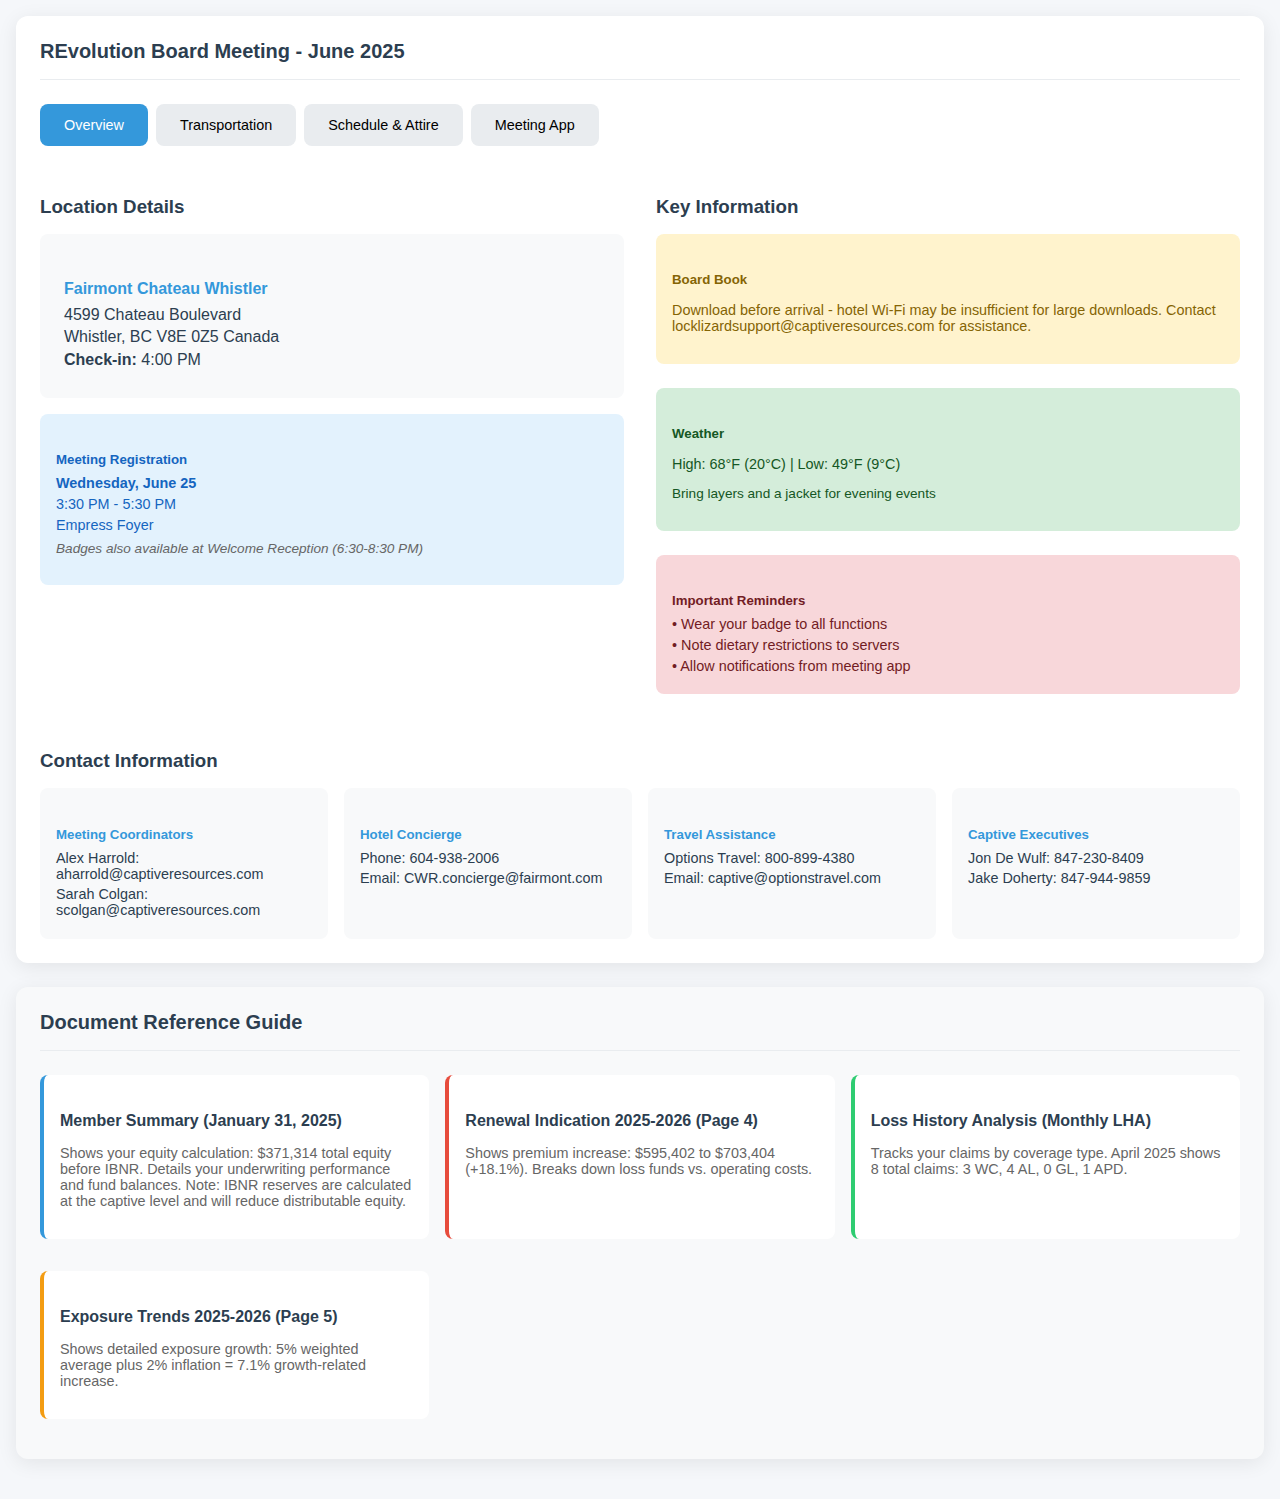
<file: sections/board-meeting.html>
<!DOCTYPE html>
<html lang="en">
<head>
    <meta charset="UTF-8">
    <meta name="viewport" content="width=device-width, initial-scale=1.0">
    <title>Board Meeting - Encore Landscape Management</title>
    
    <!-- Embedded Styles for Mobile Responsiveness -->
    <style>
        /* Base Styles */
        * {
            box-sizing: border-box;
        }
        
        body {
            margin: 0;
            padding: 0;
            font-family: -apple-system, BlinkMacSystemFont, 'Segoe UI', Roboto, sans-serif;
            background: #f5f7fa;
            color: #2c3e50;
        }
        
        #board-meeting {
            padding: 1rem;
            max-width: 1400px;
            margin: 0 auto;
        }
        
        /* Cards */
        .card {
            background: white;
            border-radius: 12px;
            box-shadow: 0 4px 20px rgba(0,0,0,0.08);
            padding: 1.5rem;
            transition: all 0.3s ease;
            margin-bottom: 1.5rem;
        }
        
        .card:hover {
            transform: translateY(-2px);
            box-shadow: 0 8px 30px rgba(0,0,0,0.12);
        }
        
        .full-width-card {
            width: 100%;
        }
        
        .card-header {
            margin-bottom: 1.5rem;
            padding-bottom: 1rem;
            border-bottom: 1px solid #e9ecef;
        }
        
        .card-title {
            font-size: 1.25rem;
            font-weight: 700;
            color: #2c3e50;
            margin: 0;
        }
        
        /* Tabs */
        .tabs {
            display: flex;
            gap: 0.5rem;
            margin-bottom: 1.5rem;
            overflow-x: auto;
            -webkit-overflow-scrolling: touch;
            padding-bottom: 0.5rem;
        }
        
        .tab {
            padding: 0.8rem 1.5rem;
            background: #e9ecef;
            border: none;
            border-radius: 8px;
            cursor: pointer;
            font-size: 0.9rem;
            font-weight: 500;
            transition: all 0.3s ease;
            white-space: nowrap;
            flex: 0 0 auto;
        }
        
        .tab.active {
            background: #3498db;
            color: white;
        }
        
        .tab:hover:not(.active) {
            background: #dee2e6;
        }
        
        .tab-content {
            display: none;
        }
        
        .tab-content.active {
            display: block;
        }
        
        /* Info Boxes */
        .info-box {
            background: #f8f9fa;
            padding: 1.5rem;
            border-radius: 8px;
            margin-bottom: 1rem;
        }
        
        .alert-box {
            padding: 1rem;
            border-radius: 8px;
            margin-bottom: 1.5rem;
        }
        
        .alert-box.success {
            background: #d4edda;
            color: #155724;
        }
        
        .alert-box.warning {
            background: #fff3cd;
            color: #856404;
        }
        
        .alert-box.danger {
            background: #f8d7da;
            color: #721c24;
        }
        
        .alert-box.info {
            background: #d1ecf1;
            color: #0c5460;
        }
        
        .alert-box.primary {
            background: #e3f2fd;
            color: #1565c0;
        }
        
        /* Contact Grid */
        .contact-grid {
            display: grid;
            grid-template-columns: repeat(auto-fit, minmax(220px, 1fr));
            gap: 1rem;
        }
        
        .contact-card {
            background: #f8f9fa;
            padding: 1rem;
            border-radius: 8px;
        }
        
        .contact-card h5 {
            color: #3498db;
            margin-bottom: 0.5rem;
        }
        
        /* Transportation Cards */
        .transport-card {
            background: #e8f4fd;
            padding: 1.5rem;
            border-radius: 8px;
            margin-bottom: 1rem;
        }
        
        .transport-card h4 {
            color: #2980b9;
            margin-bottom: 0.5rem;
        }
        
        /* Schedule Items */
        .schedule-card {
            background: #f8f9fa;
            padding: 1.5rem;
            border-radius: 8px;
            margin-bottom: 1rem;
        }
        
        .schedule-card.day-1 {
            background: #f8f9fa;
        }
        
        .schedule-card.day-2 {
            background: #e8f4fd;
        }
        
        .schedule-card.day-3 {
            background: #f8f9fa;
        }
        
        .schedule-card.day-4 {
            background: #e9ecef;
        }
        
        /* Document Cards */
        .doc-card {
            padding: 1rem;
            background: white;
            border-radius: 8px;
            margin-bottom: 1rem;
        }
        
        .doc-card.blue {
            border-left: 4px solid #3498db;
        }
        
        .doc-card.red {
            border-left: 4px solid #e74c3c;
        }
        
        .doc-card.green {
            border-left: 4px solid #2ecc71;
        }
        
        .doc-card.orange {
            border-left: 4px solid #f39c12;
        }
        
        /* Links */
        a {
            color: #3498db;
            text-decoration: none;
        }
        
        a:hover {
            text-decoration: underline;
        }
        
        /* Lists */
        ol, ul {
            margin: 0.5rem 0 0 1.2rem;
            padding: 0;
        }
        
        /* Mobile Responsive Styles */
        @media (max-width: 768px) {
            #board-meeting {
                padding: 1rem;
            }
            
            .card {
                padding: 1.2rem;
                border-radius: 10px;
            }
            
            .card:hover {
                transform: none;
            }
            
            .card-header {
                padding-bottom: 0.8rem;
            }
            
            .card-title {
                font-size: 1.1rem;
            }
            
            .tabs {
                gap: 0.5rem;
                padding-bottom: 0.5rem;
            }
            
            .tab {
                padding: 0.6rem 1rem;
                font-size: 0.9rem;
                flex: 1 1 auto;
                min-width: fit-content;
            }
            
            .contact-grid {
                grid-template-columns: 1fr;
            }
            
            /* Font size adjustments */
            body {
                font-size: 0.95rem;
            }
            
            h2 {
                font-size: 1.3rem;
            }
            
            h3 {
                font-size: 1.1rem;
            }
            
            h4 {
                font-size: 1rem;
            }
            
            h5 {
                font-size: 0.95rem;
            }
            
            p, div {
                font-size: 0.9rem;
            }
            
            small {
                font-size: 0.8rem;
            }
        }
        
        @media (max-width: 480px) {
            .contact-grid {
                grid-template-columns: 1fr;
            }
            
            .info-box {
                padding: 1rem;
            }
            
            .transport-card {
                padding: 1rem;
            }
            
            .schedule-card {
                padding: 1rem;
            }
        }
        
        /* Touch-friendly adjustments */
        @media (hover: none) and (pointer: coarse) {
            .tab {
                min-height: 44px;
            }
        }
        
        /* Print styles */
        @media print {
            .tabs {
                display: none !important;
            }
            
            .tab-content {
                display: block !important;
                page-break-before: always;
            }
            
            .card {
                page-break-inside: avoid;
                box-shadow: none;
                border: 1px solid #ddd;
            }
            
            body {
                background: white;
            }
        }
    </style>
</head>
<body>
    <!-- Board Meeting Section -->
    <div id="board-meeting" class="section">
        <!-- Board Meeting Information Card -->
        <div class="card full-width-card">
            <div class="card-header">
                <h2 class="card-title">REvolution Board Meeting - June 2025</h2>
            </div>
            <div class="tabs">
                <button class="tab active" onclick="showMeetingTab('overview')">Overview</button>
                <button class="tab" onclick="showMeetingTab('transportation')">Transportation</button>
                <button class="tab" onclick="showMeetingTab('schedule')">Schedule & Attire</button>
                <button class="tab" onclick="showMeetingTab('app')">Meeting App</button>
            </div>
            
            <div id="meeting-tabs-container">
                <div id="overview" class="tab-content active">
                    <div style="display: grid; grid-template-columns: repeat(auto-fit, minmax(300px, 1fr)); gap: 2rem; margin-top: 1.5rem;">
                        <div>
                            <h3 style="color: #2c3e50; margin-bottom: 1rem;">Location Details</h3>
                            <div class="info-box">
                                <h4 style="color: #3498db; margin-bottom: 0.5rem;">Fairmont Chateau Whistler</h4>
                                <p style="margin: 0.3rem 0;">4599 Chateau Boulevard</p>
                                <p style="margin: 0.3rem 0;">Whistler, BC V8E 0Z5 Canada</p>
                                <p style="margin: 0.3rem 0;"><strong>Check-in:</strong> 4:00 PM</p>
                            </div>
                            
                            <div class="alert-box primary">
                                <h5 style="margin-bottom: 0.5rem;">Meeting Registration</h5>
                                <p style="font-size: 0.9rem; margin: 0.3rem 0;"><strong>Wednesday, June 25</strong></p>
                                <p style="font-size: 0.9rem; margin: 0.3rem 0;">3:30 PM - 5:30 PM</p>
                                <p style="font-size: 0.9rem; margin: 0.3rem 0;">Empress Foyer</p>
                                <p style="font-size: 0.85rem; color: #666; margin-top: 0.5rem;">
                                    <em>Badges also available at Welcome Reception (6:30-8:30 PM)</em>
                                </p>
                            </div>
                        </div>
                        
                        <div>
                            <h3 style="color: #2c3e50; margin-bottom: 1rem;">Key Information</h3>
                            <div class="alert-box warning">
                                <h5 style="margin-bottom: 0.5rem;">Board Book</h5>
                                <p style="font-size: 0.9rem;">Download before arrival - hotel Wi-Fi may be insufficient for large downloads. Contact locklizardsupport@captiveresources.com for assistance.</p>
                            </div>
                            
                            <div class="alert-box success">
                                <h5 style="margin-bottom: 0.5rem;">Weather</h5>
                                <p style="font-size: 0.9rem;">High: 68°F (20°C) | Low: 49°F (9°C)</p>
                                <p style="font-size: 0.85rem;">Bring layers and a jacket for evening events</p>
                            </div>
                            
                            <div class="alert-box danger">
                                <h5 style="margin-bottom: 0.5rem;">Important Reminders</h5>
                                <p style="font-size: 0.9rem; margin: 0.3rem 0;">• Wear your badge to all functions</p>
                                <p style="font-size: 0.9rem; margin: 0.3rem 0;">• Note dietary restrictions to servers</p>
                                <p style="font-size: 0.9rem; margin: 0.3rem 0;">• Allow notifications from meeting app</p>
                            </div>
                        </div>
                    </div>
                    
                    <div style="margin-top: 2rem;">
                        <h3 style="color: #2c3e50; margin-bottom: 1rem;">Contact Information</h3>
                        <div class="contact-grid">
                            <div class="contact-card">
                                <h5>Meeting Coordinators</h5>
                                <p style="font-size: 0.9rem; margin: 0.3rem 0;">Alex Harrold: aharrold@captiveresources.com</p>
                                <p style="font-size: 0.9rem; margin: 0.3rem 0;">Sarah Colgan: scolgan@captiveresources.com</p>
                            </div>
                            <div class="contact-card">
                                <h5>Hotel Concierge</h5>
                                <p style="font-size: 0.9rem; margin: 0.3rem 0;">Phone: 604-938-2006</p>
                                <p style="font-size: 0.9rem; margin: 0.3rem 0;">Email: CWR.concierge@fairmont.com</p>
                            </div>
                            <div class="contact-card">
                                <h5>Travel Assistance</h5>
                                <p style="font-size: 0.9rem; margin: 0.3rem 0;">Options Travel: 800-899-4380</p>
                                <p style="font-size: 0.9rem; margin: 0.3rem 0;">Email: captive@optionstravel.com</p>
                            </div>
                            <div class="contact-card">
                                <h5>Captive Executives</h5>
                                <p style="font-size: 0.9rem; margin: 0.3rem 0;">Jon De Wulf: 847-230-8409</p>
                                <p style="font-size: 0.9rem; margin: 0.3rem 0;">Jake Doherty: 847-944-9859</p>
                            </div>
                        </div>
                    </div>
                </div>
                
                <div id="transportation" class="tab-content">
                    <div style="margin-top: 1.5rem;">
                        <div class="alert-box danger">
                            <h4 style="margin-bottom: 0.5rem;">Important Transportation Notes</h4>
                            <p style="font-size: 0.9rem;">• Whistler is 2.5 hours from Vancouver Airport (YVR) via Highway 99</p>
                            <p style="font-size: 0.9rem;">• Leave Whistler at least 5 hours before your flight for customs/check-in</p>
                            <p style="font-size: 0.9rem;">• <strong>No taxis, Uber, or Lyft available</strong> between Vancouver and Whistler</p>
                            <p style="font-size: 0.9rem;">• Reservations are required for all transportation options</p>
                        </div>
                        
                        <h3 style="color: #2c3e50; margin-bottom: 1rem;">Transportation Options</h3>
                        
                        <div style="display: grid; gap: 1.5rem;">
                            <div class="transport-card">
                                <h4>SKYLYNX</h4>
                                <p style="font-size: 0.9rem; margin-bottom: 0.5rem;">Express non-stop service between YVR and Fairmont Chateau Whistler</p>
                                <p style="font-size: 0.9rem;"><strong>Website:</strong> <a href="https://yvrskylynx.com/">yvrskylynx.com</a></p>
                                <p style="font-size: 0.85rem; color: #666;">Prices vary by transfer time - check website for schedule</p>
                            </div>
                            
                            <div class="transport-card">
                                <h4>Whistler Shuttle</h4>
                                <p style="font-size: 0.9rem; margin-bottom: 0.5rem;">Express non-stop shuttle service</p>
                                <p style="font-size: 0.9rem;"><strong>Website:</strong> <a href="https://www.whistlershuttle.com/">whistlershuttle.com</a></p>
                                <p style="font-size: 0.9rem;"><strong>Phone:</strong> 604-966-2041</p>
                            </div>
                            
                            <div class="transport-card">
                                <h4>Chauffeured Vehicles</h4>
                                <p style="font-size: 0.9rem; margin-bottom: 0.5rem;">Sedans, SUVs, vans, or mini coaches available</p>
                                <p style="font-size: 0.9rem;">Contact hotel concierge to arrange:</p>
                                <p style="font-size: 0.9rem;">• Phone: 604-938-2006</p>
                                <p style="font-size: 0.9rem;">• Email: CWR.concierge@fairmont.com</p>
                            </div>
                            
                            <div class="transport-card">
                                <h4>Rental Cars</h4>
                                <p style="font-size: 0.9rem;">Available at Vancouver International Airport</p>
                                <p style="font-size: 0.9rem;">Reservations required</p>
                            </div>
                        </div>
                        
                        <div class="alert-box warning" style="margin-top: 1.5rem;">
                            <p style="font-size: 0.9rem;">
                                <strong>Note:</strong> Shuttles with multiple stops can take up to 3.5 hours each way. Confirm your shuttle details and timing when booking.
                            </p>
                        </div>
                    </div>
                </div>
                
                <div id="schedule" class="tab-content">
                    <div style="margin-top: 1.5rem;">
                        <h3 style="color: #2c3e50; margin-bottom: 1rem;">Event Schedule & Dress Code</h3>
                        
                        <div style="display: grid; gap: 1rem;">
                            <div class="schedule-card day-1">
                                <h4 style="color: #3498db; margin-bottom: 0.5rem;">Wednesday, June 25</h4>
                                <div style="margin-bottom: 0.8rem;">
                                    <p style="font-size: 0.9rem; margin: 0.2rem 0;"><strong>Meeting Registration:</strong> 3:30 PM - 5:30 PM (Empress Foyer)</p>
                                    <p style="font-size: 0.9rem; margin: 0.2rem 0;"><strong>Orientation & Financial Review:</strong> 4:00 PM - 6:30 PM <span style="color: #e74c3c;">(Mandatory)</span></p>
                                    <p style="font-size: 0.9rem; margin: 0.2rem 0;"><strong>Welcome Reception:</strong> 6:30 PM - 8:30 PM (Woodlands Terrace)</p>
                                    <p style="font-size: 0.85rem; color: #666; margin-top: 0.5rem;"><em>Dress Code: Business casual (bring jacket for evening)</em></p>
                                </div>
                            </div>
                            
                            <div class="schedule-card day-2">
                                <h4 style="color: #2980b9; margin-bottom: 0.5rem;">Thursday, June 26 - Networking Day</h4>
                                <div style="margin-bottom: 0.8rem;">
                                    <p style="font-size: 0.9rem; margin: 0.2rem 0;"><strong>10:00 AM:</strong> Activities Depart (Hotel Lobby)</p>
                                    <p style="font-size: 0.9rem; margin: 0.2rem 0 0.2rem 1rem;">• Golf at Fairmont Chateau Whistler Golf Club</p>
                                    <p style="font-size: 0.9rem; margin: 0.2rem 0 0.2rem 1rem;">• Peak to Peak Experience (includes lunch on mountain)</p>
                                    <p style="font-size: 0.85rem; color: #666; margin: 0.5rem 0 0 1rem;"><em>Golf attire or comfortable walking shoes, dress in layers</em></p>
                                </div>
                                <div>
                                    <p style="font-size: 0.9rem; margin: 0.2rem 0;"><strong>Reception:</strong> 6:00-6:45 PM (Hotel)</p>
                                    <p style="font-size: 0.9rem; margin: 0.2rem 0;"><strong>Dine Around:</strong> 6:45 PM departures, 7:00-9:30 PM dinner</p>
                                    <p style="font-size: 0.85rem; color: #666; margin: 0.3rem 0 0 1rem;">Hy's Steakhouse - 4308 Main St, Whistler</p>
                                    <p style="font-size: 0.85rem; color: #666; margin-top: 0.3rem;"><em>Dress Code: Business casual</em></p>
                                </div>
                            </div>
                            
                            <div class="schedule-card day-3">
                                <h4 style="color: #3498db; margin-bottom: 0.5rem;">Friday, June 27</h4>
                                <div style="margin-bottom: 0.8rem;">
                                    <p style="font-size: 0.9rem; margin: 0.2rem 0;"><strong>7:30 AM:</strong> Breakfast</p>
                                    <p style="font-size: 0.9rem; margin: 0.2rem 0;"><strong>8:30-9:30 AM:</strong> Shareholders Meeting</p>
                                    <p style="font-size: 0.9rem; margin: 0.2rem 0;"><strong>9:30-10:30 AM:</strong> Board of Directors Meeting</p>
                                    <p style="font-size: 0.9rem; margin: 0.2rem 0;"><strong>10:45 AM-12:00 PM:</strong> Committee Meetings (Finance, Risk Control, Underwriting)</p>
                                    <p style="font-size: 0.9rem; margin: 0.2rem 0;"><strong>12:00-12:45 PM:</strong> Member Lunch</p>
                                    <p style="font-size: 0.9rem; margin: 0.2rem 0;"><strong>12:45-4:00 PM:</strong> Board Meeting (Continued)</p>
                                    <p style="font-size: 0.9rem; margin: 0.2rem 0;"><strong>Spouse/Guest Activity:</strong> Scandinave Spa</p>
                                    <p style="font-size: 0.85rem; color: #666; margin: 0.3rem 0 0 1rem;"><em>Bring bathing suit, flip flops, water bottle</em></p>
                                </div>
                                <div>
                                    <p style="font-size: 0.9rem; margin: 0.2rem 0;"><strong>President's Reception:</strong> 6:30-7:15 PM (Hotel Terrace)</p>
                                    <p style="font-size: 0.9rem; margin: 0.2rem 0;"><strong>President's Dinner:</strong> 7:15-10:00 PM (Hotel Terrace)</p>
                                    <p style="font-size: 0.85rem; color: #666; margin-top: 0.3rem;"><em>Dress Code: Business casual (dressiest evening - bring jacket)</em></p>
                                </div>
                            </div>
                            
                            <div class="schedule-card day-4">
                                <h4 style="color: #6c757d; margin-bottom: 0.5rem;">Saturday, June 28 - Departure</h4>
                                <div>
                                    <p style="font-size: 0.9rem; margin: 0.2rem 0;"><strong>10:30 AM:</strong> Depart hotel via Luxury Transport (Hotel Lobby)</p>
                                    <p style="font-size: 0.9rem; margin: 0.2rem 0;"><strong>4:35 PM:</strong> Flight departs YVR to PHX</p>
                                    <p style="font-size: 0.85rem; color: #e74c3c; margin-top: 0.5rem;"><em>Important: 10:30 AM departure allows 5+ hours before flight</em></p>
                                </div>
                            </div>
                        </div>
                        
                        <div class="alert-box info" style="margin-top: 1.5rem;">
                            <h5 style="margin-bottom: 0.5rem;">Dress Code Summary</h5>
                            <p style="font-size: 0.9rem;">• <strong>Business Casual:</strong> Slacks, skirts, sport shirts, dresses, blouses</p>
                            <p style="font-size: 0.9rem;">• <strong>Activities:</strong> Comfortable, weather-appropriate clothing</p>
                            <p style="font-size: 0.9rem;">• <strong>Evenings:</strong> Bring sweater or jacket for cooler temperatures</p>
                        </div>
                    </div>
                </div>
                
                <div id="app" class="tab-content">
                    <div style="margin-top: 1.5rem;">
                        <h3 style="color: #2c3e50; margin-bottom: 1rem;">Cvent Events Meeting App</h3>
                        
                        <div class="alert-box primary">
                            <h4 style="margin-bottom: 0.5rem;">Download Instructions</h4>
                            <ol style="margin: 0.5rem 0 0 1.2rem; padding: 0;">
                                <li style="margin-bottom: 0.5rem;">Download "Cvent Events" from App Store (iOS 14+) or Google Play (Android 10+)</li>
                                <li style="margin-bottom: 0.5rem;">Search for: <strong>REvolution</strong></li>
                                <li style="margin-bottom: 0.5rem;">Select: <strong>REvolution Board of Directors Meeting – June 2025</strong></li>
                                <li style="margin-bottom: 0.5rem;">Enter Event ID: <strong>CRL 25REvolutionWhistler</strong> (note space after CRL)</li>
                                <li style="margin-bottom: 0.5rem;">Log in with your registration email</li>
                                <li>Enter verification code sent to your email/phone</li>
                            </ol>
                        </div>
                        
                        <div style="display: grid; grid-template-columns: repeat(auto-fit, minmax(250px, 1fr)); gap: 1rem;">
                            <div class="alert-box success">
                                <h5 style="margin-bottom: 0.5rem;">Important Setup Steps</h5>
                                <p style="font-size: 0.9rem;">✓ Allow notifications for updates</p>
                                <p style="font-size: 0.9rem;">✓ Complete your profile</p>
                                <p style="font-size: 0.9rem;">✓ Upload a profile photo</p>
                            </div>
                            
                            <div class="alert-box warning">
                                <h5 style="margin-bottom: 0.5rem;">Guest Access</h5>
                                <p style="font-size: 0.9rem;">Guests must register first at:</p>
                                <p style="font-size: 0.9rem;"><a href="https://cvent.me/ZzDaDL">cvent.me/ZzDaDL</a></p>
                                <p style="font-size: 0.85rem;">Then follow same app steps</p>
                            </div>
                        </div>
                        
                        <div class="info-box" style="margin-top: 1.5rem;">
                            <h5 style="color: #2c3e50; margin-bottom: 0.5rem;">App Features</h5>
                            <p style="font-size: 0.9rem;">• Meeting schedule and updates</p>
                            <p style="font-size: 0.9rem;">• Destination information</p>
                            <p style="font-size: 0.9rem;">• Real-time notifications for changes</p>
                            <p style="font-size: 0.85rem; color: #666; margin-top: 0.5rem;">
                                <em>Note: Activities and dine-arounds cannot be changed through the app</em>
                            </p>
                        </div>
                    </div>
                </div>
            </div>
        </div>
        
        <!-- Document Reference Guide -->
        <div class="card full-width-card" style="background: #f8f9fa;">
            <div class="card-header">
                <h2 class="card-title">Document Reference Guide</h2>
            </div>
            <div style="display: grid; grid-template-columns: repeat(auto-fit, minmax(350px, 1fr)); gap: 1rem;">
                <div class="doc-card blue">
                    <h4 style="color: #2c3e50; margin-bottom: 0.5rem;">Member Summary (January 31, 2025)</h4>
                    <p style="font-size: 0.9rem; color: #666;">Shows your equity calculation: $371,314 total equity before IBNR. Details your underwriting performance and fund balances. Note: IBNR reserves are calculated at the captive level and will reduce distributable equity.</p>
                </div>
                <div class="doc-card red">
                    <h4 style="color: #2c3e50; margin-bottom: 0.5rem;">Renewal Indication 2025-2026 (Page 4)</h4>
                    <p style="font-size: 0.9rem; color: #666;">Shows premium increase: $595,402 to $703,404 (+18.1%). Breaks down loss funds vs. operating costs.</p>
                </div>
                <div class="doc-card green">
                    <h4 style="color: #2c3e50; margin-bottom: 0.5rem;">Loss History Analysis (Monthly LHA)</h4>
                    <p style="font-size: 0.9rem; color: #666;">Tracks your claims by coverage type. April 2025 shows 8 total claims: 3 WC, 4 AL, 0 GL, 1 APD.</p>
                </div>
                <div class="doc-card orange">
                    <h4 style="color: #2c3e50; margin-bottom: 0.5rem;">Exposure Trends 2025-2026 (Page 5)</h4>
                    <p style="font-size: 0.9rem; color: #666;">Shows detailed exposure growth: 5% weighted average plus 2% inflation = 7.1% growth-related increase.</p>
                </div>
            </div>
        </div>
    </div>
    
    <!-- JavaScript for functionality -->
    <script>
        // Tab switching function
        function showMeetingTab(tabName) {
            const meetingTabsContainer = document.getElementById('meeting-tabs-container');
            if (!meetingTabsContainer) return;
            
            // Hide all tab contents
            const tabContents = meetingTabsContainer.querySelectorAll('.tab-content');
            tabContents.forEach(content => {
                content.style.display = 'none';
                content.classList.remove('active');
            });
            
            // Show selected tab
            const selectedTab = meetingTabsContainer.querySelector(`#${tabName}`);
            if (selectedTab) {
                selectedTab.style.display = 'block';
                selectedTab.classList.add('active');
            }
            
            // Update active tab button
            const tabButtons = document.querySelectorAll('.tab');
            tabButtons.forEach(button => {
                if (button.onclick && button.onclick.toString().includes('showMeetingTab')) {
                    if (button.onclick.toString().includes(tabName)) {
                        button.classList.add('active');
                    } else {
                        button.classList.remove('active');
                    }
                }
            });
        }
    </script>
</body>
</html>
</file>
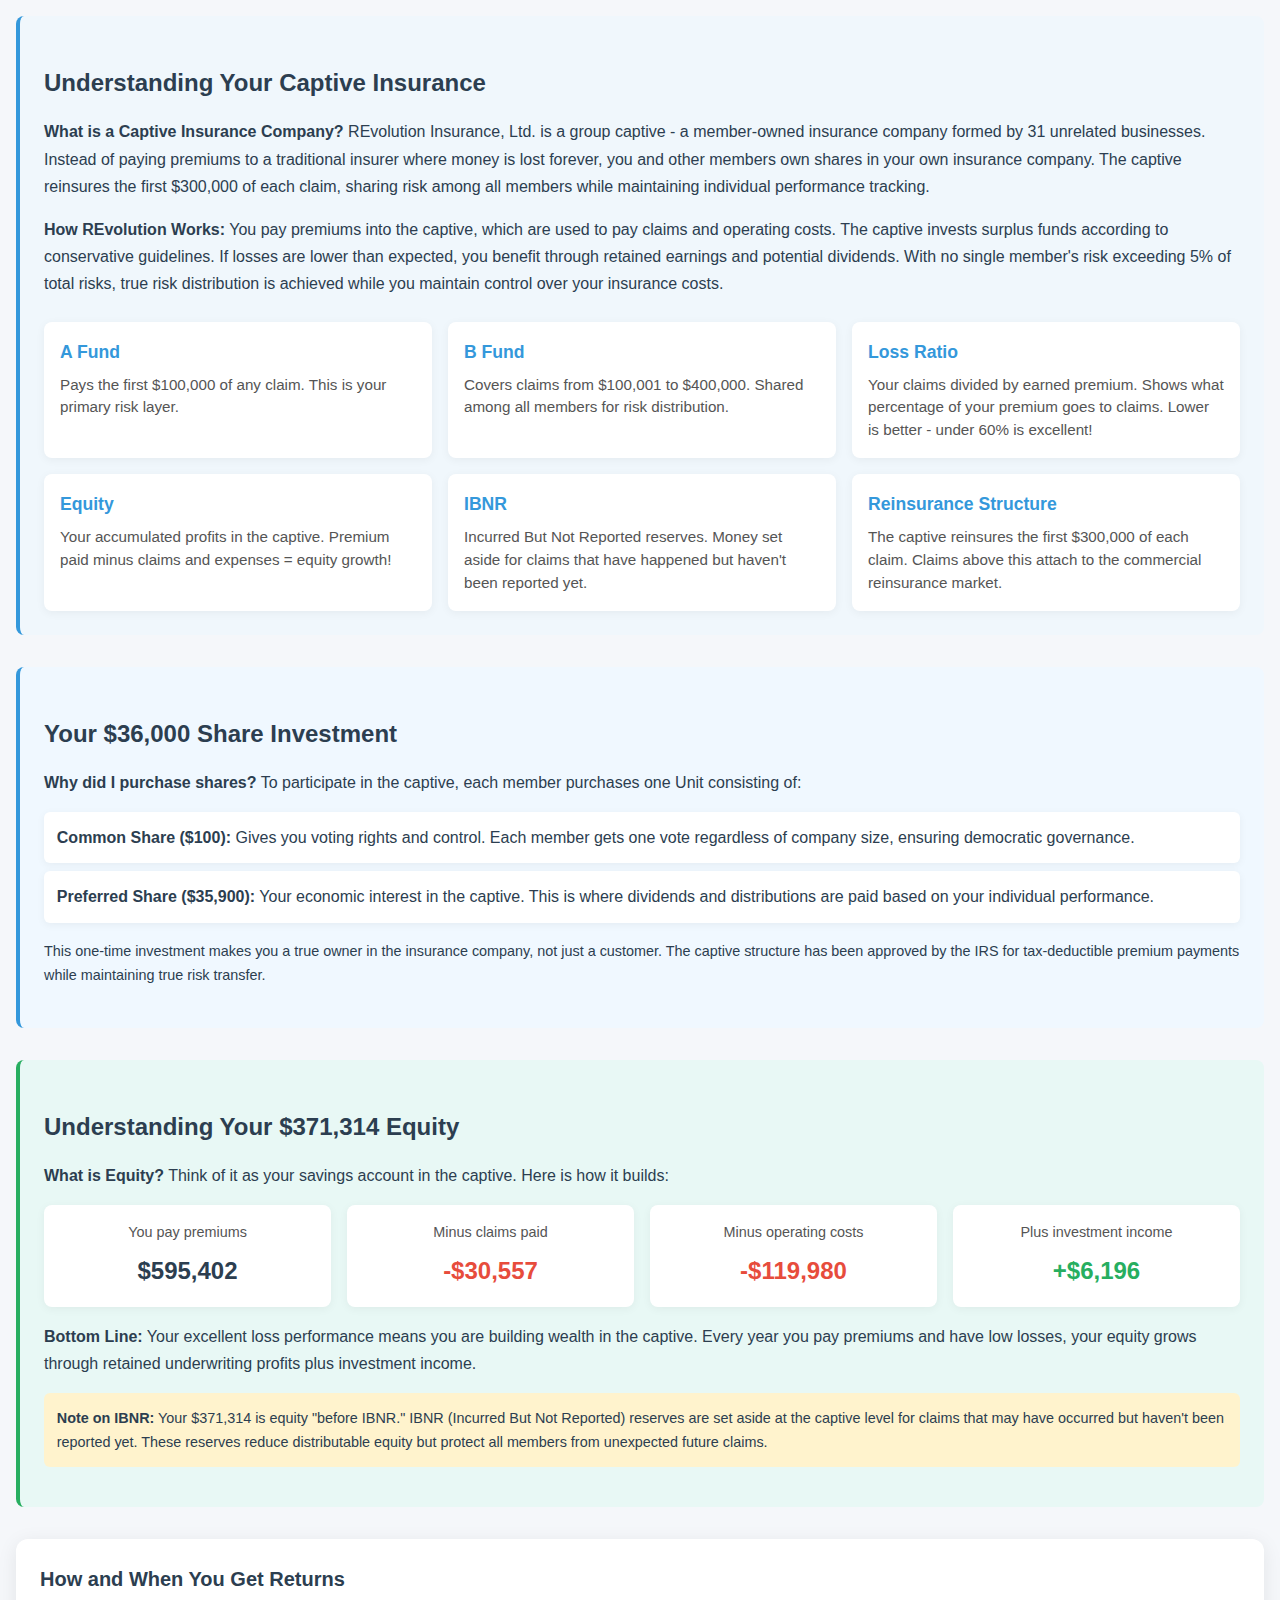
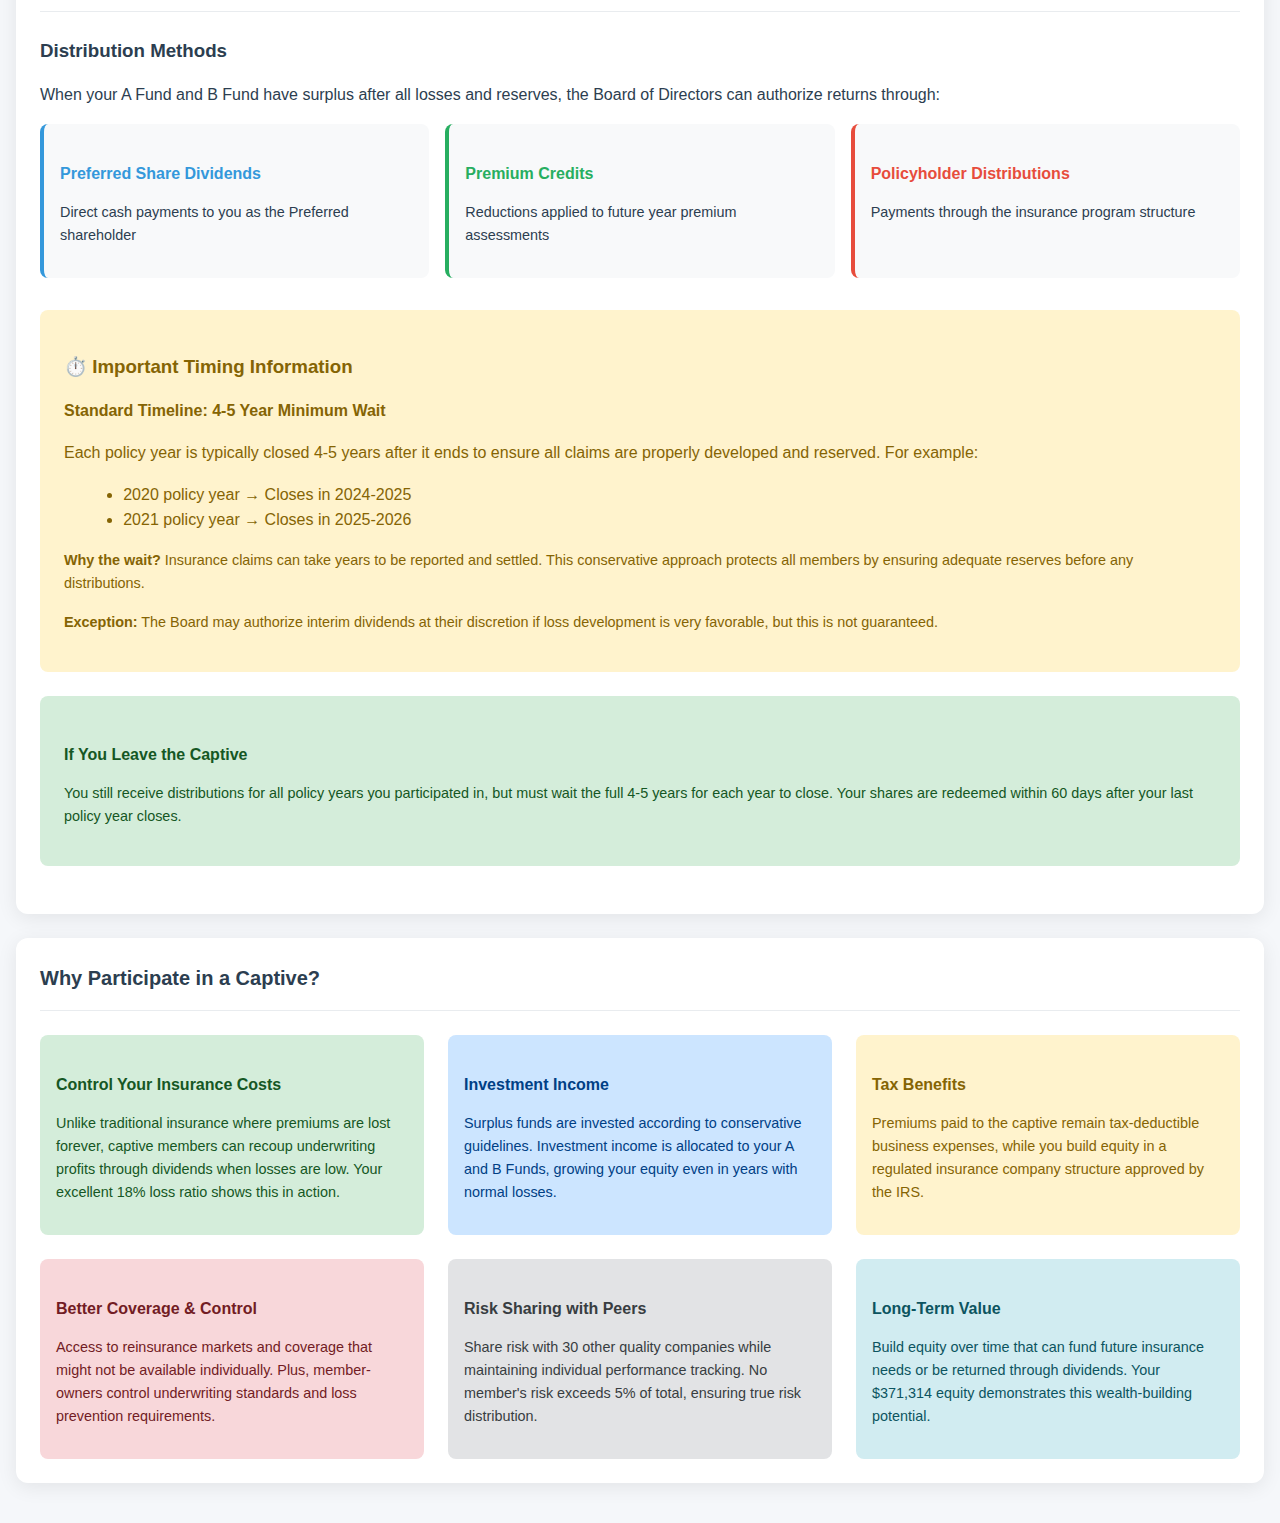
<file: sections/captive-info.html>
<!DOCTYPE html>
<html lang="en">
<head>
    <meta charset="UTF-8">
    <meta name="viewport" content="width=device-width, initial-scale=1.0">
    <title>Captive Information - Encore Landscape Management</title>
    
    <!-- Embedded Styles for Mobile Responsiveness -->
    <style>
        /* Base Styles */
        * {
            box-sizing: border-box;
        }
        
        body {
            margin: 0;
            padding: 0;
            font-family: -apple-system, BlinkMacSystemFont, 'Segoe UI', Roboto, sans-serif;
            background: #f5f7fa;
            color: #2c3e50;
            line-height: 1.6;
        }
        
        #captive-info {
            padding: 1rem;
            max-width: 1400px;
            margin: 0 auto;
        }
        
        /* Educational Section */
        .education-section {
            background: #f0f7fc;
            border-left: 4px solid #3498db;
            padding: 1.5rem;
            border-radius: 8px;
            margin-bottom: 2rem;
            transition: all 0.3s ease;
        }
        
        .education-section:hover {
            box-shadow: 0 4px 20px rgba(0,0,0,0.08);
        }
        
        .education-section h3 {
            color: #2c3e50;
            margin-bottom: 1rem;
            font-size: 1.5rem;
        }
        
        .education-section p {
            margin-bottom: 1rem;
            line-height: 1.7;
        }
        
        /* Key Terms */
        .key-terms {
            display: grid;
            grid-template-columns: repeat(auto-fit, minmax(300px, 1fr));
            gap: 1rem;
            margin-top: 1.5rem;
        }
        
        .term {
            background: white;
            padding: 1rem;
            border-radius: 8px;
            box-shadow: 0 2px 10px rgba(0,0,0,0.05);
            transition: all 0.3s ease;
        }
        
        .term:hover {
            transform: translateY(-2px);
            box-shadow: 0 4px 20px rgba(0,0,0,0.1);
        }
        
        .term-name {
            font-weight: 700;
            color: #3498db;
            margin-bottom: 0.5rem;
            font-size: 1.1rem;
        }
        
        .term-definition {
            color: #555;
            font-size: 0.95rem;
            line-height: 1.5;
        }
        
        /* Cards */
        .card {
            background: white;
            border-radius: 12px;
            box-shadow: 0 4px 20px rgba(0,0,0,0.08);
            padding: 1.5rem;
            transition: all 0.3s ease;
            margin-bottom: 1.5rem;
        }
        
        .card:hover {
            transform: translateY(-2px);
            box-shadow: 0 8px 30px rgba(0,0,0,0.12);
        }
        
        .full-width-card {
            width: 100%;
        }
        
        .card-header {
            margin-bottom: 1.5rem;
            padding-bottom: 1rem;
            border-bottom: 1px solid #e9ecef;
        }
        
        .card-title {
            font-size: 1.25rem;
            font-weight: 700;
            color: #2c3e50;
            margin: 0;
        }
        
        .card-content {
            padding: 0;
        }
        
        /* Equity Grid */
        .equity-grid {
            display: grid;
            grid-template-columns: repeat(auto-fit, minmax(250px, 1fr));
            gap: 1rem;
            margin-top: 1rem;
        }
        
        .equity-item {
            background: white;
            padding: 1rem;
            border-radius: 8px;
            text-align: center;
            box-shadow: 0 2px 10px rgba(0,0,0,0.05);
        }
        
        .equity-label {
            font-size: 0.9rem;
            color: #555;
            margin-bottom: 0.5rem;
        }
        
        .equity-value {
            font-size: 1.5rem;
            font-weight: 700;
            color: #2c3e50;
        }
        
        .equity-value.negative {
            color: #e74c3c;
        }
        
        .equity-value.positive {
            color: #27ae60;
        }
        
        /* Distribution Methods */
        .distribution-grid {
            display: grid;
            grid-template-columns: repeat(auto-fit, minmax(250px, 1fr));
            gap: 1rem;
            margin-top: 1rem;
        }
        
        .distribution-item {
            padding: 1rem;
            background: #f8f9fa;
            border-radius: 8px;
        }
        
        .distribution-item.blue {
            border-left: 4px solid #3498db;
        }
        
        .distribution-item.green {
            border-left: 4px solid #27ae60;
        }
        
        .distribution-item.red {
            border-left: 4px solid #e74c3c;
        }
        
        /* Benefits Grid */
        .benefits-grid {
            display: grid;
            grid-template-columns: repeat(auto-fit, minmax(300px, 1fr));
            gap: 1.5rem;
        }
        
        .benefit-card {
            padding: 1rem;
            border-radius: 8px;
            transition: all 0.3s ease;
        }
        
        .benefit-card:hover {
            transform: translateY(-2px);
            box-shadow: 0 4px 15px rgba(0,0,0,0.1);
        }
        
        .benefit-card.green {
            background: #d4edda;
        }
        
        .benefit-card.blue {
            background: #cce5ff;
        }
        
        .benefit-card.yellow {
            background: #fff3cd;
        }
        
        .benefit-card.red {
            background: #f8d7da;
        }
        
        .benefit-card.gray {
            background: #e2e3e5;
        }
        
        .benefit-card.teal {
            background: #d1ecf1;
        }
        
        /* Alert Boxes */
        .alert-box {
            padding: 1.5rem;
            border-radius: 8px;
            margin-bottom: 1.5rem;
        }
        
        .alert-box.warning {
            background: #fff3cd;
            color: #856404;
        }
        
        .alert-box.success {
            background: #d4edda;
            color: #155724;
        }
        
        /* Share Investment Boxes */
        .share-box {
            padding: 0.8rem;
            background: white;
            border-radius: 6px;
            margin-bottom: 0.5rem;
            box-shadow: 0 2px 8px rgba(0,0,0,0.05);
        }
        
        /* Mobile Responsive Styles */
        @media (max-width: 1024px) {
            .key-terms {
                grid-template-columns: repeat(auto-fit, minmax(250px, 1fr));
            }
            
            .benefits-grid {
                grid-template-columns: repeat(auto-fit, minmax(250px, 1fr));
            }
        }
        
        @media (max-width: 768px) {
            #captive-info {
                padding: 1rem;
            }
            
            .education-section {
                padding: 1.2rem;
                margin-bottom: 1.5rem;
            }
            
            .education-section h3 {
                font-size: 1.3rem;
            }
            
            .card {
                padding: 1.2rem;
                border-radius: 10px;
            }
            
            .card:hover {
                transform: none;
            }
            
            .card-header {
                padding-bottom: 0.8rem;
            }
            
            .card-title {
                font-size: 1.1rem;
            }
            
            .key-terms {
                grid-template-columns: 1fr;
                gap: 0.8rem;
            }
            
            .term {
                padding: 0.8rem;
            }
            
            .equity-grid {
                grid-template-columns: repeat(2, 1fr);
                gap: 0.8rem;
            }
            
            .equity-value {
                font-size: 1.3rem;
            }
            
            .distribution-grid {
                grid-template-columns: 1fr;
            }
            
            .benefits-grid {
                grid-template-columns: 1fr;
                gap: 1rem;
            }
            
            /* Font size adjustments */
            body {
                font-size: 0.95rem;
            }
            
            h2 {
                font-size: 1.3rem;
            }
            
            h3 {
                font-size: 1.1rem;
            }
            
            h4 {
                font-size: 1rem;
            }
            
            p, div {
                font-size: 0.9rem;
            }
            
            small {
                font-size: 0.8rem;
            }
        }
        
        @media (max-width: 480px) {
            .education-section {
                padding: 1rem;
                border-left-width: 3px;
            }
            
            .education-section h3 {
                font-size: 1.2rem;
            }
            
            .equity-grid {
                grid-template-columns: 1fr;
            }
            
            .equity-item {
                padding: 0.8rem;
            }
            
            .term-name {
                font-size: 1rem;
            }
            
            .term-definition {
                font-size: 0.85rem;
            }
            
            .benefit-card {
                padding: 0.8rem;
            }
            
            .alert-box {
                padding: 1rem;
            }
        }
        
        /* Touch-friendly adjustments */
        @media (hover: none) and (pointer: coarse) {
            .term:hover,
            .card:hover,
            .benefit-card:hover {
                transform: none;
            }
        }
        
        /* Print styles */
        @media print {
            body {
                background: white;
            }
            
            .card {
                page-break-inside: avoid;
                box-shadow: none;
                border: 1px solid #ddd;
            }
            
            .education-section {
                page-break-inside: avoid;
            }
        }
        
        /* Utility Classes */
        .text-center {
            text-align: center;
        }
        
        .mb-1 {
            margin-bottom: 1rem;
        }
        
        .mb-2 {
            margin-bottom: 2rem;
        }
        
        .mt-1 {
            margin-top: 1rem;
        }
        
        .mt-2 {
            margin-top: 2rem;
        }
    </style>
</head>
<body>
    <!-- Captive Info Section -->
    <div id="captive-info" class="section">
        <!-- Educational Section -->
        <div class="education-section">
            <h3>Understanding Your Captive Insurance</h3>
            <p><strong>What is a Captive Insurance Company?</strong> REvolution Insurance, Ltd. is a group captive - a member-owned insurance company formed by 31 unrelated businesses. Instead of paying premiums to a traditional insurer where money is lost forever, you and other members own shares in your own insurance company. The captive reinsures the first $300,000 of each claim, sharing risk among all members while maintaining individual performance tracking.</p>
            <p><strong>How REvolution Works:</strong> You pay premiums into the captive, which are used to pay claims and operating costs. The captive invests surplus funds according to conservative guidelines. If losses are lower than expected, you benefit through retained earnings and potential dividends. With no single member's risk exceeding 5% of total risks, true risk distribution is achieved while you maintain control over your insurance costs.</p>
            
            <div class="key-terms">
                <div class="term">
                    <div class="term-name">A Fund</div>
                    <div class="term-definition">Pays the first $100,000 of any claim. This is your primary risk layer.</div>
                </div>
                <div class="term">
                    <div class="term-name">B Fund</div>
                    <div class="term-definition">Covers claims from $100,001 to $400,000. Shared among all members for risk distribution.</div>
                </div>
                <div class="term">
                    <div class="term-name">Loss Ratio</div>
                    <div class="term-definition">Your claims divided by earned premium. Shows what percentage of your premium goes to claims. Lower is better - under 60% is excellent!</div>
                </div>
                <div class="term">
                    <div class="term-name">Equity</div>
                    <div class="term-definition">Your accumulated profits in the captive. Premium paid minus claims and expenses = equity growth!</div>
                </div>
                <div class="term">
                    <div class="term-name">IBNR</div>
                    <div class="term-definition">Incurred But Not Reported reserves. Money set aside for claims that have happened but haven't been reported yet.</div>
                </div>
                <div class="term">
                    <div class="term-name">Reinsurance Structure</div>
                    <div class="term-definition">The captive reinsures the first $300,000 of each claim. Claims above this attach to the commercial reinsurance market.</div>
                </div>
            </div>
        </div>
        
        <!-- Share Purchase Section -->
        <div class="education-section" style="background: #f0f8ff; border-left-color: #3498db;">
            <h3>Your $36,000 Share Investment</h3>
            <p><strong>Why did I purchase shares?</strong> To participate in the captive, each member purchases one Unit consisting of:</p>
            <div style="margin: 1rem 0;">
                <div class="share-box">
                    <strong>Common Share ($100):</strong> Gives you voting rights and control. Each member gets one vote regardless of company size, ensuring democratic governance.
                </div>
                <div class="share-box">
                    <strong>Preferred Share ($35,900):</strong> Your economic interest in the captive. This is where dividends and distributions are paid based on your individual performance.
                </div>
            </div>
            <p style="font-size: 0.9rem; margin-top: 1rem;">This one-time investment makes you a true owner in the insurance company, not just a customer. The captive structure has been approved by the IRS for tax-deductible premium payments while maintaining true risk transfer.</p>
        </div>
        
        <!-- Equity Explanation Box -->
        <div class="education-section" style="background: #e8f8f5; border-left-color: #27ae60;">
            <h3>Understanding Your $371,314 Equity</h3>
            <p><strong>What is Equity?</strong> Think of it as your savings account in the captive. Here is how it builds:</p>
            <div class="equity-grid">
                <div class="equity-item">
                    <div class="equity-label">You pay premiums</div>
                    <div class="equity-value">$595,402</div>
                </div>
                <div class="equity-item">
                    <div class="equity-label">Minus claims paid</div>
                    <div class="equity-value negative">-$30,557</div>
                </div>
                <div class="equity-item">
                    <div class="equity-label">Minus operating costs</div>
                    <div class="equity-value negative">-$119,980</div>
                </div>
                <div class="equity-item">
                    <div class="equity-label">Plus investment income</div>
                    <div class="equity-value positive">+$6,196</div>
                </div>
            </div>
            <p style="margin-top: 1rem;"><strong>Bottom Line:</strong> Your excellent loss performance means you are building wealth in the captive. Every year you pay premiums and have low losses, your equity grows through retained underwriting profits plus investment income.</p>
            <p style="margin-top: 0.8rem; padding: 0.8rem; background: #fff3cd; border-radius: 6px; font-size: 0.9rem;">
                <strong>Note on IBNR:</strong> Your $371,314 is equity "before IBNR." IBNR (Incurred But Not Reported) reserves are set aside at the captive level for claims that may have occurred but haven't been reported yet. These reserves reduce distributable equity but protect all members from unexpected future claims.
            </p>
        </div>
        
        <!-- Distributions and Returns Section -->
        <div class="card full-width-card">
            <div class="card-header">
                <h2 class="card-title">How and When You Get Returns</h2>
            </div>
            <div class="card-content">
                <div class="mb-2">
                    <h3 style="color: #2c3e50; margin-bottom: 1rem;">Distribution Methods</h3>
                    <p>When your A Fund and B Fund have surplus after all losses and reserves, the Board of Directors can authorize returns through:</p>
                    <div class="distribution-grid">
                        <div class="distribution-item blue">
                            <h4 style="color: #3498db; margin-bottom: 0.5rem;">Preferred Share Dividends</h4>
                            <p style="font-size: 0.9rem;">Direct cash payments to you as the Preferred shareholder</p>
                        </div>
                        <div class="distribution-item green">
                            <h4 style="color: #27ae60; margin-bottom: 0.5rem;">Premium Credits</h4>
                            <p style="font-size: 0.9rem;">Reductions applied to future year premium assessments</p>
                        </div>
                        <div class="distribution-item red">
                            <h4 style="color: #e74c3c; margin-bottom: 0.5rem;">Policyholder Distributions</h4>
                            <p style="font-size: 0.9rem;">Payments through the insurance program structure</p>
                        </div>
                    </div>
                </div>
                
                <div class="alert-box warning">
                    <h3 style="color: #856404; margin-bottom: 1rem;">⏱️ Important Timing Information</h3>
                    <p style="font-weight: 600; margin-bottom: 0.5rem;">Standard Timeline: 4-5 Year Minimum Wait</p>
                    <p>Each policy year is typically closed 4-5 years after it ends to ensure all claims are properly developed and reserved. For example:</p>
                    <ul style="margin: 0.5rem 0 1rem 1.2rem;">
                        <li>2020 policy year → Closes in 2024-2025</li>
                        <li>2021 policy year → Closes in 2025-2026</li>
                    </ul>
                    <p style="font-size: 0.9rem;"><strong>Why the wait?</strong> Insurance claims can take years to be reported and settled. This conservative approach protects all members by ensuring adequate reserves before any distributions.</p>
                    <p style="margin-top: 1rem; font-size: 0.9rem;"><strong>Exception:</strong> The Board may authorize interim dividends at their discretion if loss development is very favorable, but this is not guaranteed.</p>
                </div>
                
                <div class="alert-box success">
                    <h4 style="margin-bottom: 0.5rem;">If You Leave the Captive</h4>
                    <p style="font-size: 0.9rem;">You still receive distributions for all policy years you participated in, but must wait the full 4-5 years for each year to close. Your shares are redeemed within 60 days after your last policy year closes.</p>
                </div>
            </div>
        </div>
        
        <!-- How Captives Benefit You -->
        <div class="card full-width-card">
            <div class="card-header">
                <h2 class="card-title">Why Participate in a Captive?</h2>
            </div>
            <div class="benefits-grid">
                <div class="benefit-card green">
                    <h4 style="color: #155724; margin-bottom: 0.5rem;">Control Your Insurance Costs</h4>
                    <p style="color: #155724; font-size: 0.9rem;">Unlike traditional insurance where premiums are lost forever, captive members can recoup underwriting profits through dividends when losses are low. Your excellent 18% loss ratio shows this in action.</p>
                </div>
                <div class="benefit-card blue">
                    <h4 style="color: #004085; margin-bottom: 0.5rem;">Investment Income</h4>
                    <p style="color: #004085; font-size: 0.9rem;">Surplus funds are invested according to conservative guidelines. Investment income is allocated to your A and B Funds, growing your equity even in years with normal losses.</p>
                </div>
                <div class="benefit-card yellow">
                    <h4 style="color: #856404; margin-bottom: 0.5rem;">Tax Benefits</h4>
                    <p style="color: #856404; font-size: 0.9rem;">Premiums paid to the captive remain tax-deductible business expenses, while you build equity in a regulated insurance company structure approved by the IRS.</p>
                </div>
                <div class="benefit-card red">
                    <h4 style="color: #721c24; margin-bottom: 0.5rem;">Better Coverage & Control</h4>
                    <p style="color: #721c24; font-size: 0.9rem;">Access to reinsurance markets and coverage that might not be available individually. Plus, member-owners control underwriting standards and loss prevention requirements.</p>
                </div>
                <div class="benefit-card gray">
                    <h4 style="color: #383d41; margin-bottom: 0.5rem;">Risk Sharing with Peers</h4>
                    <p style="color: #383d41; font-size: 0.9rem;">Share risk with 30 other quality companies while maintaining individual performance tracking. No member's risk exceeds 5% of total, ensuring true risk distribution.</p>
                </div>
                <div class="benefit-card teal">
                    <h4 style="color: #0c5460; margin-bottom: 0.5rem;">Long-Term Value</h4>
                    <p style="color: #0c5460; font-size: 0.9rem;">Build equity over time that can fund future insurance needs or be returned through dividends. Your $371,314 equity demonstrates this wealth-building potential.</p>
                </div>
            </div>
        </div>
    </div>
</body>
</html>
</file>
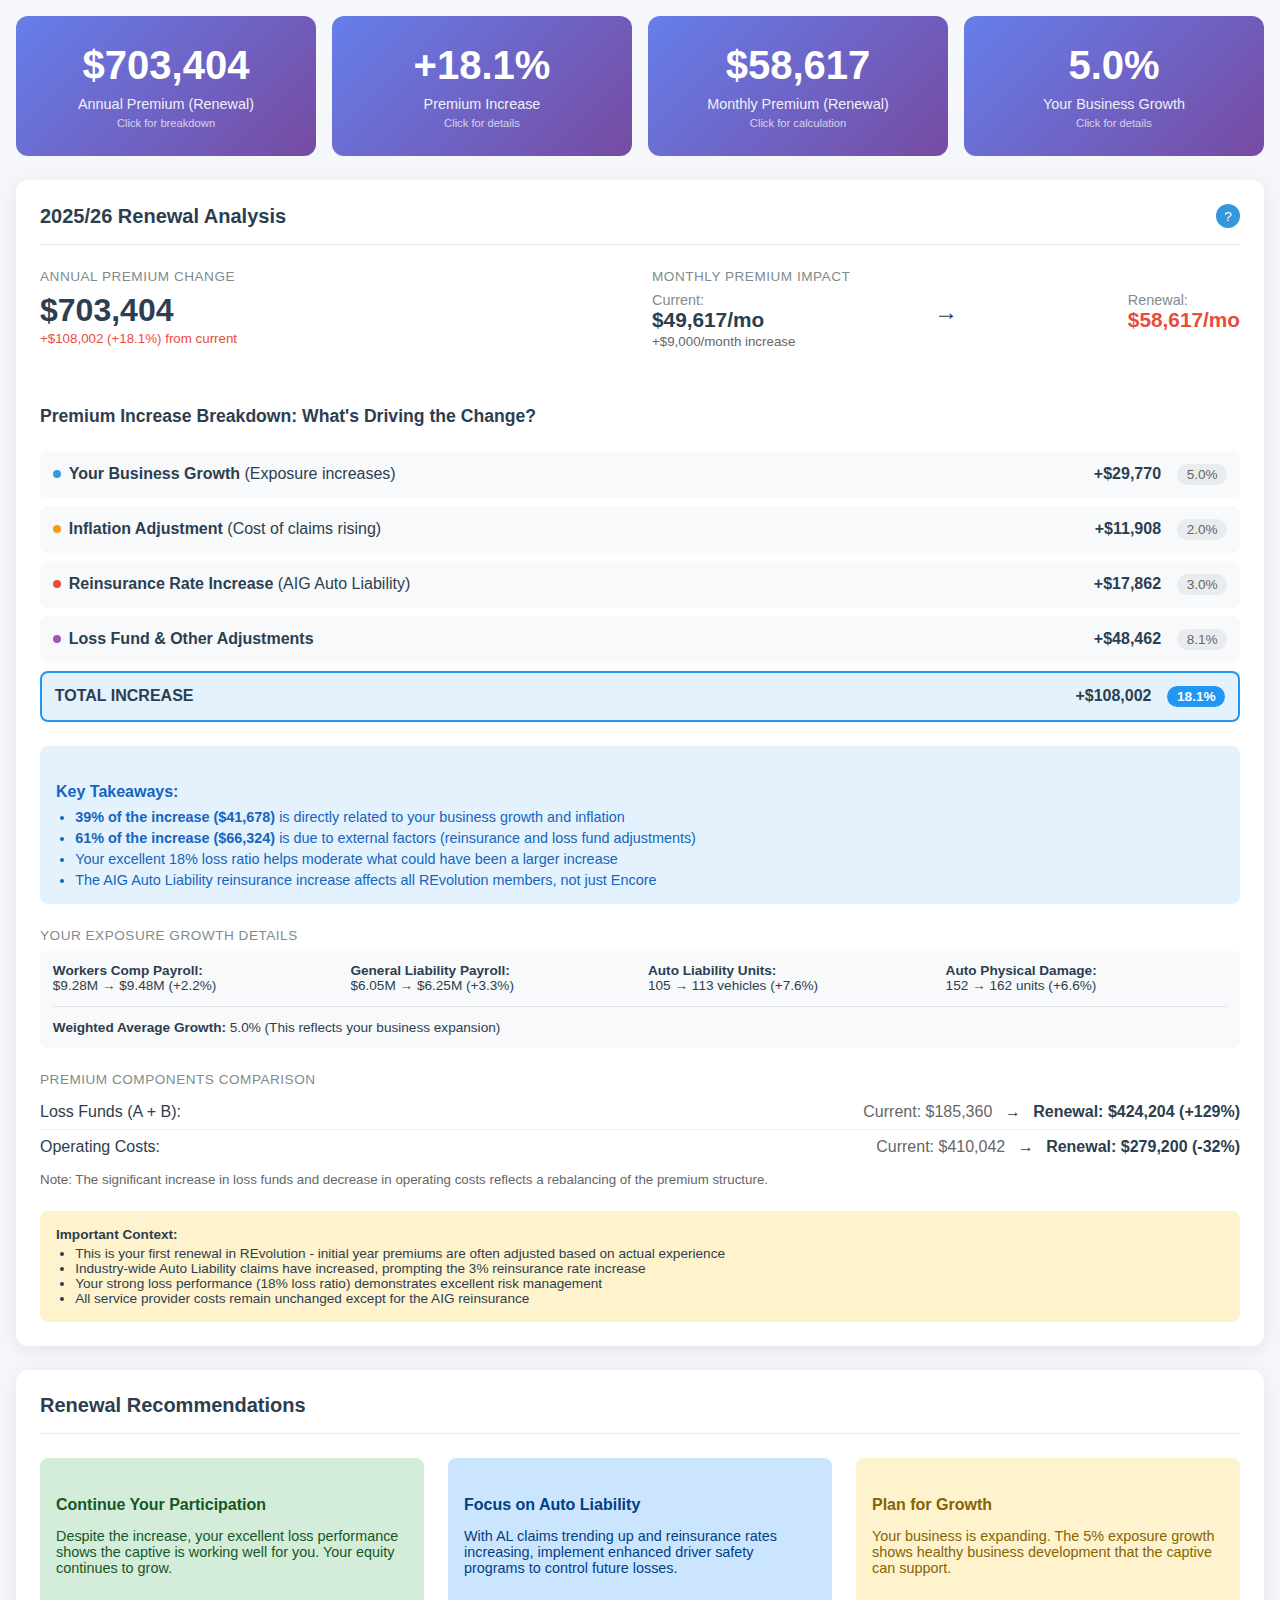
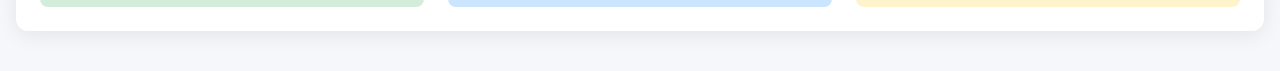
<file: sections/renewal-info.html>
<!DOCTYPE html>
<html lang="en">
<head>
    <meta charset="UTF-8">
    <meta name="viewport" content="width=device-width, initial-scale=1.0">
    <title>Renewal Information - Encore Landscape Management</title>
    
    <!-- Embedded Styles for Mobile Responsiveness -->
    <style>
        /* Base Styles */
        * {
            box-sizing: border-box;
        }
        
        body {
            margin: 0;
            padding: 0;
            font-family: -apple-system, BlinkMacSystemFont, 'Segoe UI', Roboto, sans-serif;
            background: #f5f7fa;
            color: #2c3e50;
        }
        
        #renewal-info {
            padding: 1rem;
            max-width: 1400px;
            margin: 0 auto;
        }
        
        /* KPI Grid */
        .kpi-grid {
            display: grid;
            grid-template-columns: repeat(auto-fit, minmax(200px, 1fr));
            gap: 1rem;
            margin-bottom: 1.5rem;
        }
        
        .kpi-item {
            background: linear-gradient(135deg, #667eea 0%, #764ba2 100%);
            color: white;
            padding: 1.5rem;
            border-radius: 12px;
            text-align: center;
            min-height: 140px;
            display: flex;
            flex-direction: column;
            justify-content: center;
        }
        
        .kpi-item.clickable {
            cursor: pointer;
            transition: all 0.3s ease;
        }
        
        .kpi-item.clickable:hover {
            transform: scale(1.05);
            box-shadow: 0 8px 30px rgba(0,0,0,0.15);
        }
        
        .kpi-value {
            font-size: 2.5rem;
            font-weight: 700;
            margin-bottom: 0.5rem;
        }
        
        .kpi-label {
            font-size: 0.9rem;
            opacity: 0.9;
        }
        
        /* Cards */
        .card {
            background: white;
            border-radius: 12px;
            box-shadow: 0 4px 20px rgba(0,0,0,0.08);
            padding: 1.5rem;
            transition: all 0.3s ease;
            margin-bottom: 1.5rem;
        }
        
        .card:hover {
            transform: translateY(-2px);
            box-shadow: 0 8px 30px rgba(0,0,0,0.12);
        }
        
        .full-width-card {
            width: 100%;
        }
        
        .card-header {
            display: flex;
            justify-content: space-between;
            align-items: center;
            margin-bottom: 1.5rem;
            padding-bottom: 1rem;
            border-bottom: 1px solid #e9ecef;
        }
        
        .card-title {
            font-size: 1.25rem;
            font-weight: 700;
            color: #2c3e50;
            margin: 0;
        }
        
        /* Info Icons */
        .info-icon {
            width: 24px;
            height: 24px;
            background: #3498db;
            color: white;
            border-radius: 50%;
            display: flex;
            align-items: center;
            justify-content: center;
            font-size: 0.85rem;
            cursor: help;
            transition: all 0.3s ease;
        }
        
        .info-icon:hover {
            background: #2980b9;
            transform: scale(1.1);
        }
        
        .info-tooltip {
            display: none;
            position: absolute;
            background: #2c3e50;
            color: white;
            padding: 0.8rem;
            border-radius: 8px;
            font-size: 0.85rem;
            width: 250px;
            top: 30px;
            right: 0;
            z-index: 100;
            box-shadow: 0 4px 12px rgba(0,0,0,0.15);
        }
        
        .info-icon:hover + .info-tooltip {
            display: block;
        }
        
        /* Metrics */
        .metric {
            margin-bottom: 1.5rem;
        }
        
        .metric-label {
            font-size: 0.85rem;
            color: #7f8c8d;
            margin-bottom: 0.5rem;
            text-transform: uppercase;
            letter-spacing: 0.5px;
        }
        
        .metric-value {
            font-size: 2rem;
            font-weight: 700;
            color: #2c3e50;
        }
        
        /* Breakdown Chart */
        .breakdown-chart {
            margin: 1.5rem 0;
        }
        
        .breakdown-item {
            display: flex;
            justify-content: space-between;
            align-items: center;
            padding: 0.8rem;
            margin: 0.5rem 0;
            background: #f8f9fa;
            border-radius: 8px;
            transition: all 0.3s ease;
        }
        
        .breakdown-item:hover {
            background: #e9ecef;
            transform: translateX(5px);
        }
        
        .breakdown-item.total {
            background: #e3f2fd;
            border: 2px solid #2196f3;
            font-weight: 700;
        }
        
        .breakdown-label {
            display: flex;
            align-items: center;
            gap: 0.5rem;
            flex: 1;
        }
        
        .breakdown-icon {
            width: 8px;
            height: 8px;
            border-radius: 50%;
            background: #3498db;
            flex-shrink: 0;
        }
        
        .breakdown-value {
            display: flex;
            align-items: center;
            gap: 1rem;
        }
        
        .breakdown-amount {
            font-weight: 600;
            color: #2c3e50;
        }
        
        .breakdown-percent {
            font-size: 0.85rem;
            padding: 0.2rem 0.6rem;
            border-radius: 12px;
            background: #e9ecef;
            color: #666;
        }
        
        /* Modal */
        .kpi-modal {
            position: fixed;
            z-index: 1000;
            left: 0;
            top: 0;
            width: 100%;
            height: 100%;
            overflow: auto;
            background-color: rgba(0,0,0,0.4);
            display: none;
        }
        
        .kpi-modal-content {
            background-color: #fefefe;
            margin: 5% auto;
            padding: 0;
            border: 1px solid #888;
            width: 90%;
            max-width: 700px;
            border-radius: 12px;
            box-shadow: 0 4px 20px rgba(0,0,0,0.15);
        }
        
        .kpi-modal-close {
            color: #aaa;
            float: right;
            font-size: 28px;
            font-weight: bold;
            padding: 10px 20px;
            cursor: pointer;
        }
        
        .kpi-modal-close:hover,
        .kpi-modal-close:focus {
            color: #000;
        }
        
        #kpi-modal-body {
            padding: 2rem;
        }
        
        /* Mobile Responsive Styles */
        @media (max-width: 1024px) {
            .kpi-grid {
                grid-template-columns: repeat(2, 1fr);
                gap: 0.8rem;
            }
        }
        
        @media (max-width: 768px) {
            #renewal-info {
                padding: 1rem;
            }
            
            .kpi-grid {
                grid-template-columns: repeat(2, 1fr);
                gap: 0.8rem;
            }
            
            .kpi-item {
                padding: 1.2rem;
                min-height: 120px;
            }
            
            .kpi-value {
                font-size: 2rem;
            }
            
            .kpi-label {
                font-size: 0.8rem;
            }
            
            .card {
                padding: 1.2rem;
                border-radius: 10px;
            }
            
            .card:hover {
                transform: none;
            }
            
            .card-header {
                padding-bottom: 0.8rem;
            }
            
            .card-title {
                font-size: 1.1rem;
            }
            
            .metric-value {
                font-size: 1.8rem;
            }
            
            .kpi-modal-content {
                width: 95%;
                margin: 2% auto;
                max-height: 98vh;
                overflow-y: auto;
            }
            
            #kpi-modal-body {
                padding: 1.2rem;
            }
            
            .kpi-modal-close {
                padding: 8px 16px;
            }
            
            /* Breakdown items on mobile */
            .breakdown-item {
                flex-direction: column;
                align-items: flex-start;
                gap: 0.5rem;
            }
            
            .breakdown-value {
                width: 100%;
                justify-content: space-between;
            }
            
            /* Font size adjustments */
            body {
                font-size: 0.95rem;
            }
            
            h2 {
                font-size: 1.3rem;
            }
            
            h3 {
                font-size: 1.1rem;
            }
            
            h4 {
                font-size: 1rem;
            }
            
            p, div {
                font-size: 0.9rem;
            }
            
            small {
                font-size: 0.8rem;
            }
        }
        
        @media (max-width: 480px) {
            .kpi-grid {
                grid-template-columns: 1fr;
                gap: 0.8rem;
            }
            
            .kpi-item {
                padding: 1.2rem;
            }
            
            .kpi-value {
                font-size: 2rem;
            }
            
            .kpi-label {
                font-size: 0.85rem;
            }
            
            /* Info tooltip - Convert to tap instead of hover */
            .info-icon:active + .info-tooltip,
            .info-icon:focus + .info-tooltip {
                display: block;
                position: fixed;
                left: 50%;
                top: 50%;
                transform: translate(-50%, -50%);
                max-width: 90vw;
                z-index: 1001;
            }
        }
        
        /* Touch-friendly adjustments */
        @media (hover: none) and (pointer: coarse) {
            .kpi-item.clickable {
                min-height: 44px;
            }
            
            .card:hover {
                transform: none;
                box-shadow: 0 4px 20px rgba(0,0,0,0.08);
            }
            
            .breakdown-item:hover {
                background: #f8f9fa;
                transform: none;
            }
            
            .kpi-item.clickable:hover {
                transform: none;
            }
        }
        
        /* Landscape orientation adjustments */
        @media (max-width: 768px) and (orientation: landscape) {
            .kpi-grid {
                grid-template-columns: repeat(4, 1fr);
            }
        }
        
        /* Print styles */
        @media print {
            .info-icon,
            .kpi-modal {
                display: none !important;
            }
            
            .card {
                page-break-inside: avoid;
                box-shadow: none;
                border: 1px solid #ddd;
            }
            
            body {
                background: white;
            }
        }
    </style>
</head>
<body>
    <!-- Renewal Info Section -->
    <div id="renewal-info" class="section">
        <!-- KPI Summary -->
        <div class="kpi-grid">
            <div class="kpi-item clickable" onclick="showKPIDetail('renewal-premium')">
                <div class="kpi-value">$703,404</div>
                <div class="kpi-label">Annual Premium (Renewal)</div>
                <div style="font-size: 0.7rem; opacity: 0.7; margin-top: 0.3rem;">Click for breakdown</div>
            </div>
            <div class="kpi-item clickable" onclick="showKPIDetail('premium-increase')">
                <div class="kpi-value">+18.1%</div>
                <div class="kpi-label">Premium Increase</div>
                <div style="font-size: 0.7rem; opacity: 0.7; margin-top: 0.3rem;">Click for details</div>
            </div>
            <div class="kpi-item clickable" onclick="showKPIDetail('monthly-renewal')">
                <div class="kpi-value">$58,617</div>
                <div class="kpi-label">Monthly Premium (Renewal)</div>
                <div style="font-size: 0.7rem; opacity: 0.7; margin-top: 0.3rem;">Click for calculation</div>
            </div>
            <div class="kpi-item clickable" onclick="showKPIDetail('business-growth')">
                <div class="kpi-value">5.0%</div>
                <div class="kpi-label">Your Business Growth</div>
                <div style="font-size: 0.7rem; opacity: 0.7; margin-top: 0.3rem;">Click for details</div>
            </div>
        </div>
        
        <!-- KPI Detail Modal -->
        <div id="kpi-modal" class="kpi-modal">
            <div class="kpi-modal-content">
                <span class="kpi-modal-close" onclick="closeKPIModal()">&times;</span>
                <div id="kpi-modal-body">
                    <!-- Dynamic content will be inserted here -->
                </div>
            </div>
        </div>
        
        <!-- Enhanced Renewal Information Card -->
        <div class="card full-width-card">
            <div class="card-header">
                <h2 class="card-title">2025/26 Renewal Analysis</h2>
                <div style="position: relative;">
                    <div class="info-icon">?</div>
                    <div class="info-tooltip">
                        Detailed breakdown of your premium increase showing how much is due to your business growth versus external factors.
                    </div>
                </div>
            </div>
            
            <div style="display: grid; grid-template-columns: repeat(auto-fit, minmax(250px, 1fr)); gap: 1.5rem; margin-bottom: 2rem;">
                <div>
                    <div class="metric">
                        <div class="metric-label">Annual Premium Change</div>
                        <div class="metric-value">$703,404</div>
                        <small style="color: #e74c3c;">+$108,002 (+18.1%) from current</small>
                    </div>
                </div>
                <div>
                    <div class="metric">
                        <div class="metric-label">Monthly Premium Impact</div>
                        <div style="display: flex; justify-content: space-between; align-items: center; margin-top: 0.5rem;">
                            <div>
                                <div style="font-size: 0.9rem; color: #7f8c8d;">Current:</div>
                                <div style="font-size: 1.3rem; font-weight: 600;">$49,617/mo</div>
                            </div>
                            <div style="font-size: 1.5rem;">→</div>
                            <div>
                                <div style="font-size: 0.9rem; color: #7f8c8d;">Renewal:</div>
                                <div style="font-size: 1.3rem; font-weight: 600; color: #e74c3c;">$58,617/mo</div>
                            </div>
                        </div>
                        <small style="color: #666;">+$9,000/month increase</small>
                    </div>
                </div>
            </div>
            
            <h3 style="font-size: 1.1rem; margin-bottom: 1rem; color: #2c3e50;">Premium Increase Breakdown: What's Driving the Change?</h3>
            
            <div class="breakdown-chart">
                <div class="breakdown-item">
                    <div class="breakdown-label">
                        <div class="breakdown-icon" style="background: #3498db;"></div>
                        <span><strong>Your Business Growth</strong> (Exposure increases)</span>
                    </div>
                    <div class="breakdown-value">
                        <span class="breakdown-amount">+$29,770</span>
                        <span class="breakdown-percent">5.0%</span>
                    </div>
                </div>
                
                <div class="breakdown-item">
                    <div class="breakdown-label">
                        <div class="breakdown-icon" style="background: #f39c12;"></div>
                        <span><strong>Inflation Adjustment</strong> (Cost of claims rising)</span>
                    </div>
                    <div class="breakdown-value">
                        <span class="breakdown-amount">+$11,908</span>
                        <span class="breakdown-percent">2.0%</span>
                    </div>
                </div>
                
                <div class="breakdown-item">
                    <div class="breakdown-label">
                        <div class="breakdown-icon" style="background: #e74c3c;"></div>
                        <span><strong>Reinsurance Rate Increase</strong> (AIG Auto Liability)</span>
                    </div>
                    <div class="breakdown-value">
                        <span class="breakdown-amount">+$17,862</span>
                        <span class="breakdown-percent">3.0%</span>
                    </div>
                </div>
                
                <div class="breakdown-item">
                    <div class="breakdown-label">
                        <div class="breakdown-icon" style="background: #9b59b6;"></div>
                        <span><strong>Loss Fund & Other Adjustments</strong></span>
                    </div>
                    <div class="breakdown-value">
                        <span class="breakdown-amount">+$48,462</span>
                        <span class="breakdown-percent">8.1%</span>
                    </div>
                </div>
                
                <div class="breakdown-item total">
                    <div class="breakdown-label">
                        <strong>TOTAL INCREASE</strong>
                    </div>
                    <div class="breakdown-value">
                        <span class="breakdown-amount">+$108,002</span>
                        <span class="breakdown-percent" style="background: #2196f3; color: white;">18.1%</span>
                    </div>
                </div>
            </div>
            
            <div style="margin-top: 1.5rem; padding: 1rem; background: #e3f2fd; border-radius: 8px;">
                <h4 style="color: #1565c0; margin-bottom: 0.5rem;">Key Takeaways:</h4>
                <ul style="margin: 0.5rem 0 0 1.2rem; padding: 0; color: #1565c0; font-size: 0.9rem;">
                    <li style="margin-bottom: 0.3rem;"><strong>39% of the increase ($41,678)</strong> is directly related to your business growth and inflation</li>
                    <li style="margin-bottom: 0.3rem;"><strong>61% of the increase ($66,324)</strong> is due to external factors (reinsurance and loss fund adjustments)</li>
                    <li style="margin-bottom: 0.3rem;">Your excellent 18% loss ratio helps moderate what could have been a larger increase</li>
                    <li>The AIG Auto Liability reinsurance increase affects all REvolution members, not just Encore</li>
                </ul>
            </div>
            
            <div class="metric" style="margin-top: 1.5rem;">
                <div class="metric-label">Your Exposure Growth Details</div>
                <div style="margin-top: 0.5rem; padding: 0.8rem; background: #f8f9fa; border-radius: 6px; font-size: 0.85rem;">
                    <div style="display: grid; grid-template-columns: repeat(auto-fit, minmax(200px, 1fr)); gap: 1rem;">
                        <div>
                            <strong>Workers Comp Payroll:</strong>
                            <div>$9.28M → $9.48M (+2.2%)</div>
                        </div>
                        <div>
                            <strong>General Liability Payroll:</strong>
                            <div>$6.05M → $6.25M (+3.3%)</div>
                        </div>
                        <div>
                            <strong>Auto Liability Units:</strong>
                            <div>105 → 113 vehicles (+7.6%)</div>
                        </div>
                        <div>
                            <strong>Auto Physical Damage:</strong>
                            <div>152 → 162 units (+6.6%)</div>
                        </div>
                    </div>
                    <div style="margin-top: 0.8rem; padding-top: 0.8rem; border-top: 1px solid #dee2e6;">
                        <strong>Weighted Average Growth:</strong> 5.0% (This reflects your business expansion)
                    </div>
                </div>
            </div>
            
            <div class="metric">
                <div class="metric-label">Premium Components Comparison</div>
                <div style="margin-top: 0.5rem;">
                    <div style="display: flex; justify-content: space-between; padding: 0.5rem 0; border-bottom: 1px solid #f0f0f0;">
                        <span>Loss Funds (A + B):</span>
                        <div>
                            <span style="color: #666;">Current: $185,360</span>
                            <span style="margin: 0 0.5rem;">→</span>
                            <span style="font-weight: 600;">Renewal: $424,204 (+129%)</span>
                        </div>
                    </div>
                    <div style="display: flex; justify-content: space-between; padding: 0.5rem 0;">
                        <span>Operating Costs:</span>
                        <div>
                            <span style="color: #666;">Current: $410,042</span>
                            <span style="margin: 0 0.5rem;">→</span>
                            <span style="font-weight: 600;">Renewal: $279,200 (-32%)</span>
                        </div>
                    </div>
                </div>
                <small style="color: #666; display: block; margin-top: 0.5rem;">
                    Note: The significant increase in loss funds and decrease in operating costs reflects a rebalancing of the premium structure.
                </small>
            </div>
            
            <div style="margin-top: 1.5rem; padding: 1rem; background: #fff3cd; border-radius: 8px; font-size: 0.85rem;">
                <strong>Important Context:</strong>
                <ul style="margin: 0.3rem 0 0 1.2rem; padding: 0;">
                    <li>This is your first renewal in REvolution - initial year premiums are often adjusted based on actual experience</li>
                    <li>Industry-wide Auto Liability claims have increased, prompting the 3% reinsurance rate increase</li>
                    <li>Your strong loss performance (18% loss ratio) demonstrates excellent risk management</li>
                    <li>All service provider costs remain unchanged except for the AIG reinsurance</li>
                </ul>
            </div>
        </div>
        
        <!-- Renewal Recommendations -->
        <div class="card full-width-card">
            <div class="card-header">
                <h2 class="card-title">Renewal Recommendations</h2>
            </div>
            <div style="display: grid; grid-template-columns: repeat(auto-fit, minmax(300px, 1fr)); gap: 1.5rem;">
                <div style="padding: 1rem; background: #d4edda; border-radius: 8px;">
                    <h4 style="color: #155724; margin-bottom: 0.5rem;">Continue Your Participation</h4>
                    <p style="color: #155724; font-size: 0.9rem;">Despite the increase, your excellent loss performance shows the captive is working well for you. Your equity continues to grow.</p>
                </div>
                <div style="padding: 1rem; background: #cce5ff; border-radius: 8px;">
                    <h4 style="color: #004085; margin-bottom: 0.5rem;">Focus on Auto Liability</h4>
                    <p style="color: #004085; font-size: 0.9rem;">With AL claims trending up and reinsurance rates increasing, implement enhanced driver safety programs to control future losses.</p>
                </div>
                <div style="padding: 1rem; background: #fff3cd; border-radius: 8px;">
                    <h4 style="color: #856404; margin-bottom: 0.5rem;">Plan for Growth</h4>
                    <p style="color: #856404; font-size: 0.9rem;">Your business is expanding. The 5% exposure growth shows healthy business development that the captive can support.</p>
                </div>
            </div>
        </div>
    </div>
    
    <!-- JavaScript for functionality -->
    <script>
        // KPI Modal Functions
        function showKPIDetail(type) {
            const modal = document.getElementById('kpi-modal');
            const modalBody = document.getElementById('kpi-modal-body');
            
            if (!modal || !modalBody) {
                console.error('KPI modal elements not found');
                return;
            }
            
            let content = '';
            
            switch(type) {
                case 'renewal-premium':
                    content = `
                        <h2 style="color: #2c3e50; margin-bottom: 1.5rem;">Renewal Premium Breakdown</h2>
                        <div style="background: #f8f9fa; padding: 1.5rem; border-radius: 8px;">
                            <h3 style="color: #3498db; margin-bottom: 1rem;">$703,404 Annual Premium</h3>
                            
                            <div style="margin-bottom: 1.5rem;">
                                <h4 style="color: #2c3e50; margin-bottom: 0.5rem;">Coverage Breakdown:</h4>
                                <table style="width: 100%; border-collapse: collapse;">
                                    <thead>
                                        <tr style="background: #e9ecef;">
                                            <th style="padding: 0.8rem; text-align: left;">Coverage Type</th>
                                            <th style="padding: 0.8rem; text-align: right;">Annual Premium</th>
                                            <th style="padding: 0.8rem; text-align: center;">% of Total</th>
                                        </tr>
                                    </thead>
                                    <tbody>
                                        <tr style="border-bottom: 1px solid #dee2e6;">
                                            <td style="padding: 0.8rem;">Workers Compensation</td>
                                            <td style="text-align: right; padding: 0.8rem;">$185,400</td>
                                            <td style="text-align: center; padding: 0.8rem;">26.3%</td>
                                        </tr>
                                        <tr style="border-bottom: 1px solid #dee2e6;">
                                            <td style="padding: 0.8rem;">Auto Liability</td>
                                            <td style="text-align: right; padding: 0.8rem;">$345,000</td>
                                            <td style="text-align: center; padding: 0.8rem;">49.0%</td>
                                        </tr>
                                        <tr style="border-bottom: 1px solid #dee2e6;">
                                            <td style="padding: 0.8rem;">General Liability</td>
                                            <td style="text-align: right; padding: 0.8rem;">$75,600</td>
                                            <td style="text-align: center; padding: 0.8rem;">10.7%</td>
                                        </tr>
                                        <tr style="border-bottom: 1px solid #dee2e6;">
                                            <td style="padding: 0.8rem;">Auto Physical Damage</td>
                                            <td style="text-align: right; padding: 0.8rem;">$97,404</td>
                                            <td style="text-align: center; padding: 0.8rem;">13.8%</td>
                                        </tr>
                                        <tr style="background: #e3f2fd;">
                                            <td style="padding: 0.8rem; font-weight: 700;">Total Premium</td>
                                            <td style="text-align: right; padding: 0.8rem; font-weight: 700;">$703,404</td>
                                            <td style="text-align: center; padding: 0.8rem; font-weight: 700;">100%</td>
                                        </tr>
                                    </tbody>
                                </table>
                            </div>
                            
                            <div style="background: #d1ecf1; padding: 1rem; border-radius: 6px;">
                                <h5 style="color: #0c5460; margin-bottom: 0.5rem;">Premium Components:</h5>
                                <ul style="margin: 0.5rem 0 0 1.2rem; padding: 0; color: #0c5460; font-size: 0.9rem;">
                                    <li style="margin-bottom: 0.3rem;">Loss Funds (A+B): $424,204 (60.3%)</li>
                                    <li style="margin-bottom: 0.3rem;">Operating Costs: $279,200 (39.7%)</li>
                                    <li>Policy Period: August 1, 2025 - August 1, 2026</li>
                                </ul>
                            </div>
                        </div>
                    `;
                    break;
                    
                case 'premium-increase':
                    content = `
                        <h2 style="color: #2c3e50; margin-bottom: 1.5rem;">Premium Increase Analysis</h2>
                        <div style="background: #f8f9fa; padding: 1.5rem; border-radius: 8px;">
                            <h3 style="color: #e74c3c; margin-bottom: 1rem;">+18.1% Total Increase</h3>
                            
                            <div style="margin-bottom: 1.5rem;">
                                <h4 style="color: #2c3e50; margin-bottom: 0.5rem;">What's Driving the Increase?</h4>
                                <div style="background: white; padding: 1rem; border-radius: 6px;">
                                    <div style="margin-bottom: 1rem;">
                                        <div style="display: flex; justify-content: space-between; align-items: center; padding: 0.5rem 0; border-bottom: 1px solid #eee;">
                                            <span><strong>Current Annual Premium:</strong></span>
                                            <span style="font-size: 1.1rem;">$595,402</span>
                                        </div>
                                        <div style="display: flex; justify-content: space-between; align-items: center; padding: 0.5rem 0; border-bottom: 1px solid #eee;">
                                            <span><strong>Renewal Annual Premium:</strong></span>
                                            <span style="font-size: 1.1rem; color: #e74c3c;">$703,404</span>
                                        </div>
                                        <div style="display: flex; justify-content: space-between; align-items: center; padding: 0.5rem 0;">
                                            <span><strong>Total Increase:</strong></span>
                                            <span style="font-size: 1.1rem; font-weight: 700;">+$108,002</span>
                                        </div>
                                    </div>
                                </div>
                            </div>
                            
                            <div style="background: #fff3cd; padding: 1rem; border-radius: 6px; margin-bottom: 1rem;">
                                <h5 style="color: #856404; margin-bottom: 0.5rem;">Increase Breakdown:</h5>
                                <ul style="margin: 0.5rem 0 0 1.2rem; padding: 0; color: #856404; font-size: 0.9rem;">
                                    <li style="margin-bottom: 0.3rem;">Your Business Growth (5.0%): +$29,770</li>
                                    <li style="margin-bottom: 0.3rem;">Inflation Adjustment (2.0%): +$11,908</li>
                                    <li style="margin-bottom: 0.3rem;">AIG Reinsurance Increase (3.0%): +$17,862</li>
                                    <li>Loss Fund & Other Adjustments (8.1%): +$48,462</li>
                                </ul>
                            </div>
                            
                            <div style="background: #cfe2ff; padding: 1rem; border-radius: 6px;">
                                <h5 style="color: #084298; margin-bottom: 0.5rem;">Important Context:</h5>
                                <p style="margin: 0; color: #084298; font-size: 0.9rem;">
                                    Only 39% of the increase is related to your business growth and inflation. The majority (61%) is due to external factors affecting all captive members. Your excellent loss ratio is actually helping to moderate this increase.
                                </p>
                            </div>
                        </div>
                    `;
                    break;
                    
                case 'monthly-renewal':
                    content = `
                        <h2 style="color: #2c3e50; margin-bottom: 1.5rem;">Monthly Premium Calculation</h2>
                        <div style="background: #f8f9fa; padding: 1.5rem; border-radius: 8px;">
                            <h3 style="color: #3498db; margin-bottom: 1rem;">$58,617 Monthly Premium</h3>
                            
                            <div style="margin-bottom: 1.5rem;">
                                <h4 style="color: #2c3e50; margin-bottom: 0.5rem;">Calculation:</h4>
                                <div style="background: white; padding: 1rem; border-radius: 6px; border: 1px solid #dee2e6;">
                                    <p style="margin: 0; font-size: 1.1rem; text-align: center;">
                                        <strong>Monthly Premium = Annual Premium ÷ 12</strong>
                                    </p>
                                    <p style="margin: 1rem 0 0; text-align: center; color: #666;">
                                        $703,404 ÷ 12 = $58,617
                                    </p>
                                </div>
                            </div>
                            
                            <div style="background: #fff3cd; padding: 1rem; border-radius: 6px; margin-bottom: 1rem;">
                                <h5 style="color: #856404; margin-bottom: 0.5rem;">Monthly Increase Impact:</h5>
                                <ul style="margin: 0.5rem 0 0 1.2rem; padding: 0; color: #856404; font-size: 0.9rem;">
                                    <li style="margin-bottom: 0.3rem;">Current Monthly: $49,617</li>
                                    <li style="margin-bottom: 0.3rem;">Renewal Monthly: $58,617</li>
                                    <li>Monthly Increase: +$9,000</li>
                                </ul>
                            </div>
                            
                            <div style="background: #d1ecf1; padding: 1rem; border-radius: 6px;">
                                <h5 style="color: #0c5460; margin-bottom: 0.5rem;">Monthly Coverage Breakdown:</h5>
                                <ul style="margin: 0.5rem 0 0 1.2rem; padding: 0; color: #0c5460; font-size: 0.9rem;">
                                    <li style="margin-bottom: 0.3rem;">Workers Compensation: $15,450/month</li>
                                    <li style="margin-bottom: 0.3rem;">Auto Liability: $28,750/month</li>
                                    <li style="margin-bottom: 0.3rem;">General Liability: $6,300/month</li>
                                    <li>Auto Physical Damage: $8,117/month</li>
                                </ul>
                            </div>
                        </div>
                    `;
                    break;
                    
                case 'business-growth':
                    content = `
                        <h2 style="color: #2c3e50; margin-bottom: 1.5rem;">Business Growth Analysis</h2>
                        <div style="background: #f8f9fa; padding: 1.5rem; border-radius: 8px;">
                            <h3 style="color: #27ae60; margin-bottom: 1rem;">5.0% Weighted Average Growth</h3>
                            
                            <div style="margin-bottom: 1.5rem;">
                                <h4 style="color: #2c3e50; margin-bottom: 0.5rem;">Exposure Changes by Coverage:</h4>
                                <table style="width: 100%; border-collapse: collapse;">
                                    <thead>
                                        <tr style="background: #e9ecef;">
                                            <th style="padding: 0.8rem; text-align: left;">Coverage Type</th>
                                            <th style="padding: 0.8rem; text-align: center;">Current</th>
                                            <th style="padding: 0.8rem; text-align: center;">Renewal</th>
                                            <th style="padding: 0.8rem; text-align: center;">Growth</th>
                                        </tr>
                                    </thead>
                                    <tbody>
                                        <tr style="border-bottom: 1px solid #dee2e6;">
                                            <td style="padding: 0.8rem;">WC Payroll</td>
                                            <td style="text-align: center; padding: 0.8rem;">$9.28M</td>
                                            <td style="text-align: center; padding: 0.8rem;">$9.48M</td>
                                            <td style="text-align: center; padding: 0.8rem; color: #27ae60;">+2.2%</td>
                                        </tr>
                                        <tr style="border-bottom: 1px solid #dee2e6;">
                                            <td style="padding: 0.8rem;">GL Payroll</td>
                                            <td style="text-align: center; padding: 0.8rem;">$6.05M</td>
                                            <td style="text-align: center; padding: 0.8rem;">$6.25M</td>
                                            <td style="text-align: center; padding: 0.8rem; color: #27ae60;">+3.3%</td>
                                        </tr>
                                        <tr style="border-bottom: 1px solid #dee2e6;">
                                            <td style="padding: 0.8rem;">AL Vehicles</td>
                                            <td style="text-align: center; padding: 0.8rem;">105</td>
                                            <td style="text-align: center; padding: 0.8rem;">113</td>
                                            <td style="text-align: center; padding: 0.8rem; color: #27ae60;">+7.6%</td>
                                        </tr>
                                        <tr style="border-bottom: 1px solid #dee2e6;">
                                            <td style="padding: 0.8rem;">APD Units</td>
                                            <td style="text-align: center; padding: 0.8rem;">152</td>
                                            <td style="text-align: center; padding: 0.8rem;">162</td>
                                            <td style="text-align: center; padding: 0.8rem; color: #27ae60;">+6.6%</td>
                                        </tr>
                                    </tbody>
                                </table>
                            </div>
                            
                            <div style="background: #d4edda; padding: 1rem; border-radius: 6px; margin-bottom: 1rem;">
                                <h5 style="color: #155724; margin-bottom: 0.5rem;">Growth Impact on Premium:</h5>
                                <p style="margin: 0; color: #155724; font-size: 0.9rem;">
                                    Your 5% business growth accounts for $29,770 of the premium increase. This is a normal and expected increase as your business expands - more employees, vehicles, and operations require proportionally more coverage.
                                </p>
                            </div>
                            
                            <div style="background: #cfe2ff; padding: 1rem; border-radius: 6px;">
                                <h5 style="color: #084298; margin-bottom: 0.5rem;">Positive Sign:</h5>
                                <p style="margin: 0; color: #084298; font-size: 0.9rem;">
                                    Business growth indicates healthy expansion. The captive structure allows you to benefit from this growth through increased equity accumulation, assuming continued strong loss performance.
                                </p>
                            </div>
                        </div>
                    `;
                    break;
                    
                default:
                    content = '<p>Details not available for this metric.</p>';
            }
            
            modalBody.innerHTML = content;
            modal.style.display = 'block';
        }
        
        function closeKPIModal() {
            const modal = document.getElementById('kpi-modal');
            if (modal) {
                modal.style.display = 'none';
            }
        }
        
        // Close modal when clicking outside
        window.onclick = function(event) {
            const modal = document.getElementById('kpi-modal');
            if (event.target == modal) {
                modal.style.display = 'none';
            }
        }
    </script>
</body>
</html>
</file>
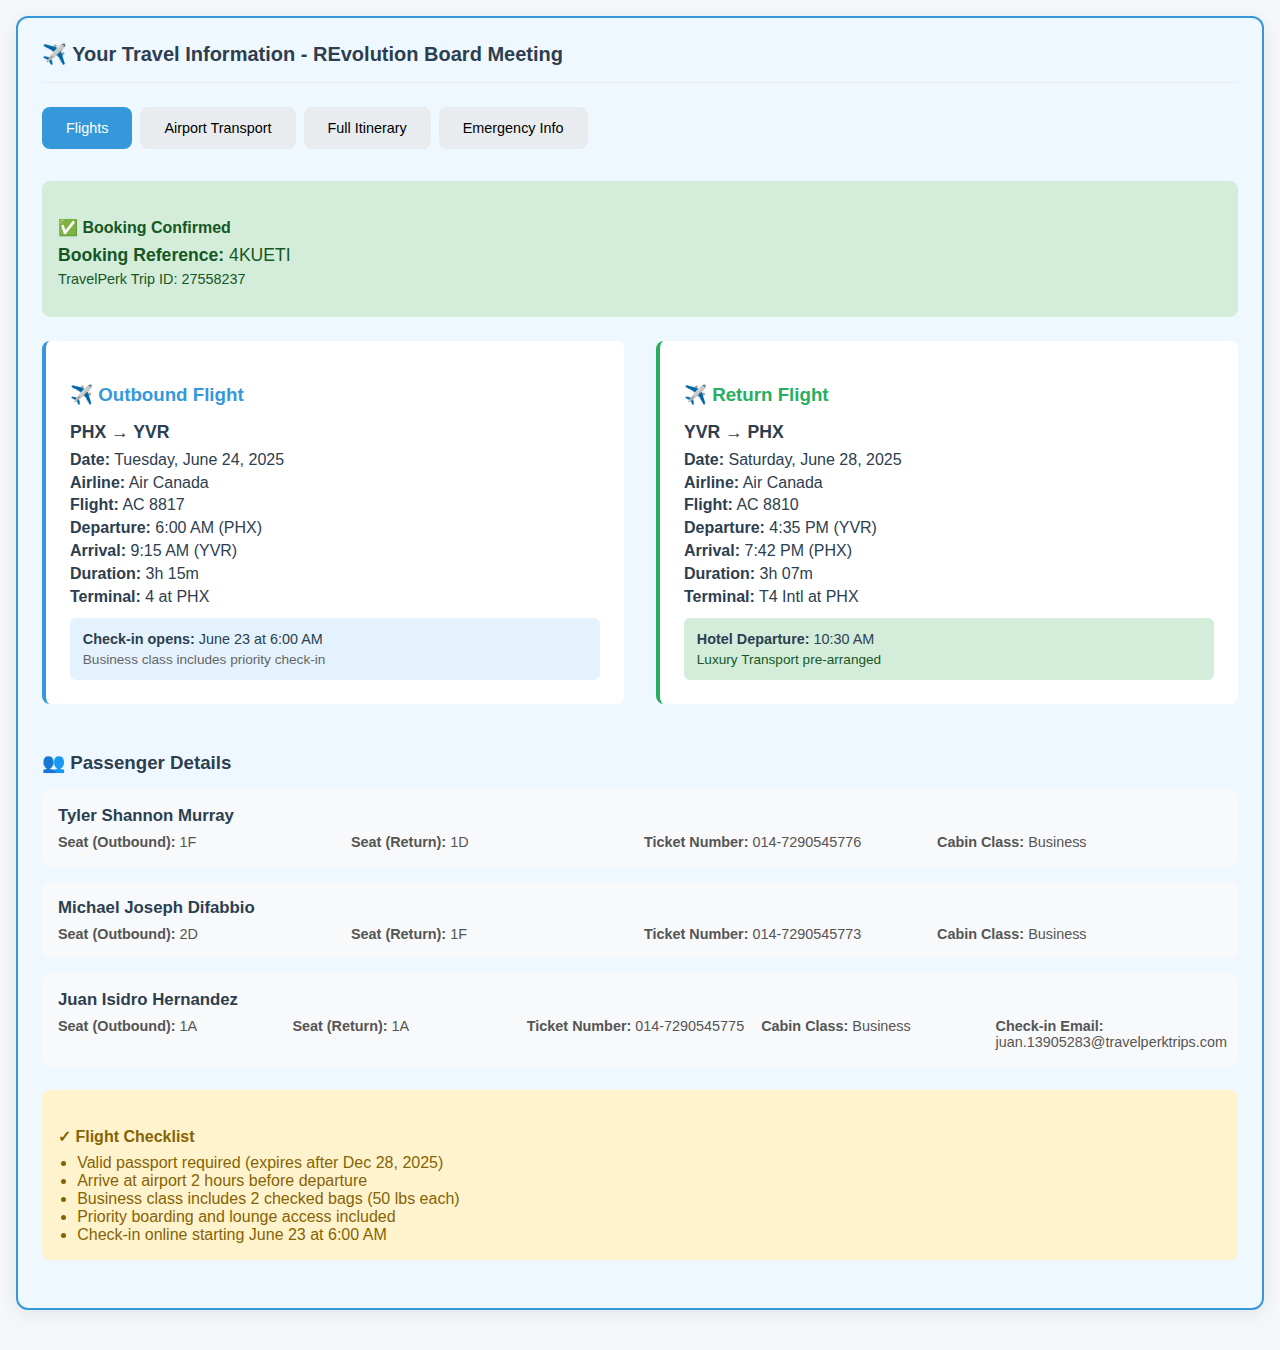
<file: sections/travel-info.html>
<!DOCTYPE html>
<html lang="en">
<head>
    <meta charset="UTF-8">
    <meta name="viewport" content="width=device-width, initial-scale=1.0">
    <title>Travel Information - Encore Landscape Management</title>
    
    <!-- Embedded Styles for Mobile Responsiveness -->
    <style>
        /* Base Styles */
        * {
            box-sizing: border-box;
        }
        
        body {
            margin: 0;
            padding: 0;
            font-family: -apple-system, BlinkMacSystemFont, 'Segoe UI', Roboto, sans-serif;
            background: #f5f7fa;
            color: #2c3e50;
        }
        
        #travel-info {
            padding: 1rem;
            max-width: 1400px;
            margin: 0 auto;
        }
        
        /* Cards */
        .card {
            background: white;
            border-radius: 12px;
            box-shadow: 0 4px 20px rgba(0,0,0,0.08);
            padding: 1.5rem;
            transition: all 0.3s ease;
            margin-bottom: 1.5rem;
        }
        
        .full-width-card {
            width: 100%;
            background: #f0f8ff;
            border: 2px solid #3498db;
        }
        
        .card-header {
            margin-bottom: 1.5rem;
            padding-bottom: 1rem;
            border-bottom: 1px solid #e9ecef;
        }
        
        .card-title {
            font-size: 1.25rem;
            font-weight: 700;
            color: #2c3e50;
            margin: 0;
        }
        
        /* Tabs */
        .tabs {
            display: flex;
            gap: 0.5rem;
            margin-bottom: 1.5rem;
            overflow-x: auto;
            -webkit-overflow-scrolling: touch;
            padding-bottom: 0.5rem;
        }
        
        .tab {
            padding: 0.8rem 1.5rem;
            background: #e9ecef;
            border: none;
            border-radius: 8px;
            cursor: pointer;
            font-size: 0.9rem;
            font-weight: 500;
            transition: all 0.3s ease;
            white-space: nowrap;
            flex: 0 0 auto;
        }
        
        .tab.active {
            background: #3498db;
            color: white;
        }
        
        .tab:hover:not(.active) {
            background: #dee2e6;
        }
        
        .tab-content {
            display: none;
        }
        
        .tab-content.active {
            display: block;
        }
        
        /* Passenger Details */
        .passenger-details {
            background: #f8f9fa;
            padding: 1rem;
            border-radius: 8px;
            margin-bottom: 1rem;
        }
        
        .passenger-name {
            font-weight: 600;
            color: #2c3e50;
            margin-bottom: 0.5rem;
            font-size: 1.05rem;
        }
        
        .passenger-info {
            display: grid;
            grid-template-columns: repeat(auto-fit, minmax(200px, 1fr));
            gap: 0.5rem;
            font-size: 0.9rem;
            color: #555;
        }
        
        /* Info Boxes */
        .info-box {
            background: white;
            padding: 1.5rem;
            border-radius: 8px;
            margin-bottom: 1rem;
        }
        
        .info-box.outbound {
            border-left: 4px solid #3498db;
        }
        
        .info-box.return {
            border-left: 4px solid #27ae60;
        }
        
        .alert-box {
            padding: 1rem;
            border-radius: 8px;
            margin-bottom: 1.5rem;
        }
        
        .alert-box.success {
            background: #d4edda;
            color: #155724;
        }
        
        .alert-box.warning {
            background: #fff3cd;
            color: #856404;
        }
        
        .alert-box.danger {
            background: #f8d7da;
            color: #721c24;
        }
        
        .alert-box.info {
            background: #d1ecf1;
            color: #0c5460;
        }
        
        /* Emergency Cards */
        .emergency-card {
            background: white;
            padding: 1.5rem;
            border-radius: 8px;
            margin-bottom: 1rem;
        }
        
        .emergency-card.medical {
            border: 2px solid #e74c3c;
        }
        
        .emergency-card.consulate {
            border: 2px solid #3498db;
        }
        
        /* Timeline */
        .timeline-item {
            padding: 1.5rem;
            border-radius: 8px;
            margin-bottom: 1rem;
        }
        
        .timeline-item.day1 {
            background: #fff3cd;
        }
        
        .timeline-item.day2 {
            background: #d1ecf1;
        }
        
        .timeline-item.day3 {
            background: #e8f4fd;
        }
        
        .timeline-item.day4 {
            background: #f8f9fa;
        }
        
        /* Contact Grid */
        .contact-grid {
            display: grid;
            grid-template-columns: repeat(auto-fit, minmax(250px, 1fr));
            gap: 1rem;
        }
        
        .contact-card {
            background: #f8f9fa;
            padding: 1rem;
            border-radius: 8px;
        }
        
        .contact-card h5 {
            color: #3498db;
            margin-bottom: 0.5rem;
        }
        
        /* Mobile Responsive Styles */
        @media (max-width: 768px) {
            #travel-info {
                padding: 1rem;
            }
            
            .card {
                padding: 1.2rem;
                border-radius: 10px;
            }
            
            .card-header {
                padding-bottom: 0.8rem;
            }
            
            .card-title {
                font-size: 1.1rem;
            }
            
            .tabs {
                gap: 0.5rem;
                padding-bottom: 0.5rem;
            }
            
            .tab {
                padding: 0.6rem 1rem;
                font-size: 0.9rem;
                flex: 1 1 auto;
                min-width: fit-content;
            }
            
            .passenger-info {
                grid-template-columns: 1fr;
            }
            
            /* Font size adjustments */
            body {
                font-size: 0.95rem;
            }
            
            h2 {
                font-size: 1.3rem;
            }
            
            h3 {
                font-size: 1.1rem;
            }
            
            h4 {
                font-size: 1rem;
            }
            
            p, div {
                font-size: 0.9rem;
            }
            
            small {
                font-size: 0.8rem;
            }
        }
        
        @media (max-width: 480px) {
            .contact-grid {
                grid-template-columns: 1fr;
            }
            
            .info-box {
                padding: 1rem;
            }
            
            .emergency-card {
                padding: 1rem;
            }
        }
        
        /* Touch-friendly adjustments */
        @media (hover: none) and (pointer: coarse) {
            .tab {
                min-height: 44px;
            }
        }
        
        /* Print styles */
        @media print {
            .tabs {
                display: none !important;
            }
            
            .tab-content {
                display: block !important;
                page-break-before: always;
            }
            
            .card {
                page-break-inside: avoid;
                box-shadow: none;
                border: 1px solid #ddd;
            }
            
            body {
                background: white;
            }
        }
    </style>
</head>
<body>
    <!-- Travel Info Section -->
    <div id="travel-info" class="section">
        <!-- Travel Information Card -->
        <div class="card full-width-card">
            <div class="card-header">
                <h2 class="card-title">✈️ Your Travel Information - REvolution Board Meeting</h2>
            </div>
            <div class="tabs">
                <button class="tab active" onclick="showTravelTab('flights')">Flights</button>
                <button class="tab" onclick="showTravelTab('transport')">Airport Transport</button>
                <button class="tab" onclick="showTravelTab('itinerary')">Full Itinerary</button>
                <button class="tab" onclick="showTravelTab('emergency')">Emergency Info</button>
            </div>
            
            <div id="travel-tabs-container">
                <div id="flights" class="tab-content active">
                    <div class="alert-box success">
                        <h4 style="margin-bottom: 0.5rem;">✅ Booking Confirmed</h4>
                        <p style="font-size: 1.1rem; margin: 0;"><strong>Booking Reference:</strong> 4KUETI</p>
                        <p style="font-size: 0.9rem; margin-top: 0.3rem;">TravelPerk Trip ID: 27558237</p>
                    </div>
                    
                    <div style="display: grid; grid-template-columns: repeat(auto-fit, minmax(300px, 1fr)); gap: 2rem; margin-top: 1.5rem;">
                        <div class="info-box outbound">
                            <h3 style="color: #3498db; margin-bottom: 1rem;">✈️ Outbound Flight</h3>
                            <div style="font-size: 1.1rem; font-weight: 600; margin-bottom: 0.5rem;">PHX → YVR</div>
                            <div style="margin-bottom: 0.3rem;"><strong>Date:</strong> Tuesday, June 24, 2025</div>
                            <div style="margin-bottom: 0.3rem;"><strong>Airline:</strong> Air Canada</div>
                            <div style="margin-bottom: 0.3rem;"><strong>Flight:</strong> AC 8817</div>
                            <div style="margin-bottom: 0.3rem;"><strong>Departure:</strong> 6:00 AM (PHX)</div>
                            <div style="margin-bottom: 0.3rem;"><strong>Arrival:</strong> 9:15 AM (YVR)</div>
                            <div style="margin-bottom: 0.3rem;"><strong>Duration:</strong> 3h 15m</div>
                            <div style="margin-bottom: 0.3rem;"><strong>Terminal:</strong> 4 at PHX</div>
                            <div style="margin-top: 0.8rem; padding: 0.8rem; background: #e3f2fd; border-radius: 6px;">
                                <p style="margin: 0; font-size: 0.9rem;"><strong>Check-in opens:</strong> June 23 at 6:00 AM</p>
                                <p style="margin: 0.3rem 0 0; font-size: 0.85rem; color: #666;">Business class includes priority check-in</p>
                            </div>
                        </div>
                        
                        <div class="info-box return" style="border-left-color: #27ae60;">
                            <h3 style="color: #27ae60; margin-bottom: 1rem;">✈️ Return Flight</h3>
                            <div style="font-size: 1.1rem; font-weight: 600; margin-bottom: 0.5rem;">YVR → PHX</div>
                            <div style="margin-bottom: 0.3rem;"><strong>Date:</strong> Saturday, June 28, 2025</div>
                            <div style="margin-bottom: 0.3rem;"><strong>Airline:</strong> Air Canada</div>
                            <div style="margin-bottom: 0.3rem;"><strong>Flight:</strong> AC 8810</div>
                            <div style="margin-bottom: 0.3rem;"><strong>Departure:</strong> 4:35 PM (YVR)</div>
                            <div style="margin-bottom: 0.3rem;"><strong>Arrival:</strong> 7:42 PM (PHX)</div>
                            <div style="margin-bottom: 0.3rem;"><strong>Duration:</strong> 3h 07m</div>
                            <div style="margin-bottom: 0.3rem;"><strong>Terminal:</strong> T4 Intl at PHX</div>
                            <div style="margin-top: 0.8rem; padding: 0.8rem; background: #d4edda; border-radius: 6px;">
                                <p style="margin: 0; font-size: 0.9rem;"><strong>Hotel Departure:</strong> 10:30 AM</p>
                                <p style="margin: 0.3rem 0 0; font-size: 0.85rem; color: #155724;">Luxury Transport pre-arranged</p>
                            </div>
                        </div>
                    </div>
                    
                    <h3 style="margin-top: 2rem; margin-bottom: 1rem; color: #2c3e50;">👥 Passenger Details</h3>
                    
                    <div class="passenger-details">
                        <div class="passenger-name">Tyler Shannon Murray</div>
                        <div class="passenger-info">
                            <div><strong>Seat (Outbound):</strong> 1F</div>
                            <div><strong>Seat (Return):</strong> 1D</div>
                            <div><strong>Ticket Number:</strong> 014-7290545776</div>
                            <div><strong>Cabin Class:</strong> Business</div>
                        </div>
                    </div>
                    
                    <div class="passenger-details">
                        <div class="passenger-name">Michael Joseph Difabbio</div>
                        <div class="passenger-info">
                            <div><strong>Seat (Outbound):</strong> 2D</div>
                            <div><strong>Seat (Return):</strong> 1F</div>
                            <div><strong>Ticket Number:</strong> 014-7290545773</div>
                            <div><strong>Cabin Class:</strong> Business</div>
                        </div>
                    </div>
                    
                    <div class="passenger-details">
                        <div class="passenger-name">Juan Isidro Hernandez</div>
                        <div class="passenger-info">
                            <div><strong>Seat (Outbound):</strong> 1A</div>
                            <div><strong>Seat (Return):</strong> 1A</div>
                            <div><strong>Ticket Number:</strong> 014-7290545775</div>
                            <div><strong>Cabin Class:</strong> Business</div>
                            <div><strong>Check-in Email:</strong> juan.13905283@travelperktrips.com</div>
                        </div>
                    </div>
                    
                    <div class="alert-box warning" style="margin-top: 1.5rem;">
                        <h4 style="margin-bottom: 0.5rem;">✓ Flight Checklist</h4>
                        <ul style="margin: 0.5rem 0 0 1.2rem; padding: 0;">
                            <li>Valid passport required (expires after Dec 28, 2025)</li>
                            <li>Arrive at airport 2 hours before departure</li>
                            <li>Business class includes 2 checked bags (50 lbs each)</li>
                            <li>Priority boarding and lounge access included</li>
                            <li>Check-in online starting June 23 at 6:00 AM</li>
                        </ul>
                    </div>
                </div>
                
                <div id="transport" class="tab-content">
                    <div class="alert-box danger">
                        <h4 style="margin-bottom: 0.5rem;">⚠️ Important: No Taxis/Uber Between Vancouver & Whistler</h4>
                        <p style="margin: 0;">The 2.5-hour mountain route has no taxi, Uber, or Lyft service. Your transportation is pre-arranged with Luxury Transport.</p>
                    </div>
                    
                    <h3 style="color: #2c3e50; margin-bottom: 1rem;">🚗 Pre-Arranged Transportation</h3>
                    
                    <div style="display: grid; grid-template-columns: repeat(auto-fit, minmax(300px, 1fr)); gap: 1.5rem;">
                        <div class="info-box">
                            <h4 style="color: #3498db; margin-bottom: 0.5rem;">Arrival Transfer (June 24)</h4>
                            <p style="font-size: 1rem; margin: 0.3rem 0;"><strong>YVR Airport → Fairmont Chateau Whistler</strong></p>
                            <p style="margin: 0.3rem 0;">📍 <strong>Pickup:</strong> YVR Airport Arrivals</p>
                            <p style="margin: 0.3rem 0;">🕐 <strong>Time:</strong> After 9:15 AM arrival</p>
                            <p style="margin: 0.3rem 0;">🚗 <strong>Service:</strong> Luxury Transport</p>
                            <p style="margin: 0.3rem 0;">⏱️ <strong>Duration:</strong> ~2.5 hours</p>
                            <div style="margin-top: 0.8rem; padding: 0.8rem; background: #e3f2fd; border-radius: 6px;">
                                <p style="margin: 0; font-size: 0.85rem; color: #0c5460;"><strong>Note:</strong> Driver will meet you at baggage claim with your name on a sign</p>
                            </div>
                        </div>
                        
                        <div class="info-box">
                            <h4 style="color: #27ae60; margin-bottom: 0.5rem;">Departure Transfer (June 28)</h4>
                            <p style="font-size: 1rem; margin: 0.3rem 0;"><strong>Fairmont Chateau Whistler → YVR Airport</strong></p>
                            <p style="margin: 0.3rem 0;">📍 <strong>Pickup:</strong> Hotel Main Lobby</p>
                            <p style="margin: 0.3rem 0;">🕐 <strong>Time:</strong> 10:30 AM sharp</p>
                            <p style="margin: 0.3rem 0;">🚗 <strong>Service:</strong> Luxury Transport</p>
                            <p style="margin: 0.3rem 0;">✈️ <strong>For:</strong> 4:35 PM flight</p>
                            <div style="margin-top: 0.8rem; padding: 0.8rem; background: #d4edda; border-radius: 6px;">
                                <p style="margin: 0; font-size: 0.85rem; color: #155724;"><strong>Buffer:</strong> Allows 5+ hours before flight (recommended for international)</p>
                            </div>
                        </div>
                    </div>
                    
                    <div class="alert-box info" style="margin-top: 1.5rem;">
                        <h4 style="margin-bottom: 0.5rem;">📞 Transportation Contacts</h4>
                        <ul style="margin: 0.5rem 0 0 1.2rem; padding: 0;">
                            <li><strong>Luxury Transport:</strong> (604) 522-8484</li>
                            <li><strong>Hotel Concierge:</strong> 604-938-2006</li>
                            <li><strong>If you miss your driver:</strong> Call Luxury Transport immediately</li>
                            <li><strong>Alternative:</strong> Contact hotel concierge for assistance</li>
                        </ul>
                    </div>
                    
                    <div style="margin-top: 1.5rem; padding: 1rem; background: #f8f9fa; border-radius: 8px;">
                        <h4 style="color: #2c3e50; margin-bottom: 0.5rem;">🚖 Local Transportation in Whistler</h4>
                        <p style="margin: 0.3rem 0;">• <strong>Within Whistler Village:</strong> Most venues are walkable</p>
                        <p style="margin: 0.3rem 0;">• <strong>Local Taxis:</strong> Available for short trips within Whistler</p>
                        <p style="margin: 0.3rem 0;">• <strong>Resort Shuttle:</strong> Free shuttle service around Whistler</p>
                        <p style="margin: 0.3rem 0;">• <strong>Hotel Concierge:</strong> Can arrange any local transportation</p>
                    </div>
                </div>
                
                <div id="itinerary" class="tab-content">
                    <h3 style="color: #2c3e50; margin-bottom: 1rem;">📅 Complete Itinerary</h3>
                    
                    <div class="timeline-item day1">
                        <h4 style="color: #856404;">Tuesday, June 24</h4>
                        <p>✈️ 6:00 AM - Depart Phoenix (PHX)</p>
                        <p>✈️ 9:15 AM - Arrive Vancouver (YVR)</p>
                        <p>🚗 9:45 AM - Meet driver at baggage claim</p>
                        <p>🏔️ 12:30 PM - Arrive at Fairmont Chateau Whistler</p>
                        <p style="font-size: 0.9rem; color: #666; margin-left: 1rem;"><em>4599 Chateau Blvd, Whistler, BC V8E 0Z5</em></p>
                        <p>🥂 6:00 PM - Welcome Reception (Hotel)</p>
                        <p>🍽️ 7:00 PM - Welcome Dinner (Hotel - Wildflower Restaurant)</p>
                    </div>
                    
                    <div class="timeline-item day2">
                        <h4 style="color: #0c5460;">Wednesday, June 25</h4>
                        <p>🍳 7:30 AM - Breakfast (Hotel)</p>
                        <p>👥 8:30 AM-12:00 PM - Business Sessions</p>
                        <p>🍽️ 12:00-1:00 PM - Lunch (Hotel)</p>
                        <p>🎿 1:00-5:00 PM - Free Time / Optional Activities</p>
                        <p style="font-size: 0.9rem; color: #666; margin-left: 1rem;"><em>Golf, Spa, Village exploration available</em></p>
                        <p>🥂 6:00-6:45 PM - Reception (Hotel)</p>
                        <p>🍽️ 7:00-9:30 PM - Dine Around Options</p>
                    </div>
                    
                    <div class="timeline-item day3">
                        <h4 style="color: #0c5460;">Thursday, June 26</h4>
                        <p>🍳 7:30 AM - Breakfast</p>
                        <p>🚡 9:00 AM - Peak 2 Peak Gondola Experience</p>
                        <p style="font-size: 0.9rem; color: #666; margin-left: 1rem;"><em>11-minute ride between Whistler & Blackcomb mountains</em></p>
                        <p>🍽️ 12:00 PM - Mountaintop Lunch</p>
                        <p>🎿 2:00-5:00 PM - Free Time</p>
                        <p>🥂 6:00-6:45 PM - Reception (Hotel)</p>
                        <p>🍽️ 7:00-9:30 PM - Dine Around at Hy's Steakhouse</p>
                        <p style="font-size: 0.9rem; color: #666; margin-left: 1rem;"><em>4308 Main St, Whistler</em></p>
                    </div>
                    
                    <div class="timeline-item day3" style="background: #e8f4fd;">
                        <h4 style="color: #2980b9;">Friday, June 27</h4>
                        <p>🍳 7:30 AM - Breakfast</p>
                        <p>👥 8:30-9:30 AM - Shareholders Meeting</p>
                        <p>📋 9:30-10:30 AM - Board of Directors Meeting</p>
                        <p>☕ 10:30-10:45 AM - Break</p>
                        <p>📊 10:45 AM-12:00 PM - Committee Meetings</p>
                        <p>🍽️ 12:00-12:45 PM - Member Lunch</p>
                        <p>📋 12:45-4:00 PM - Board Meeting (Continued)</p>
                        <p>🥂 6:30-7:15 PM - President's Reception (Hotel Terrace)</p>
                        <p>🍽️ 7:15-10:00 PM - President's Dinner (Hotel Terrace)</p>
                        <p style="font-size: 0.9rem; color: #666;"><em>Dress: Business casual (dressiest evening)</em></p>
                    </div>
                    
                    <div class="timeline-item day4">
                        <h4 style="color: #666;">Saturday, June 28</h4>
                        <p>🍳 Breakfast on your own</p>
                        <p>🚗 10:30 AM - Depart hotel via Luxury Transport (Hotel Lobby)</p>
                        <p>✈️ 4:35 PM - Depart Vancouver (YVR)</p>
                        <p>✈️ 7:42 PM - Arrive Phoenix (PHX)</p>
                    </div>
                    
                    <div class="alert-box info" style="margin-top: 1.5rem;">
                        <h4 style="margin-bottom: 0.5rem;">📋 Meeting Locations</h4>
                        <p style="margin: 0.3rem 0;">• <strong>Business Sessions:</strong> Macdonald Ballroom</p>
                        <p style="margin: 0.3rem 0;">• <strong>Breakout Rooms:</strong> Frontenac Room (Claims), Wedgewood Room (UW)</p>
                        <p style="margin: 0.3rem 0;">• <strong>Meals:</strong> Various hotel restaurants and local venues</p>
                        <p style="margin: 0.3rem 0;">• <strong>Reception/Dinner:</strong> Hotel Terrace (weather permitting)</p>
                    </div>
                </div>
                
                <div id="emergency" class="tab-content">
                    <h3 style="color: #e74c3c; margin-bottom: 1rem;">🚨 Emergency Contacts</h3>
                    
                    <div style="display: grid; grid-template-columns: repeat(auto-fit, minmax(300px, 1fr)); gap: 1.5rem;">
                        <div class="emergency-card medical">
                            <h4 style="color: #e74c3c;">Medical Emergency</h4>
                            <p style="font-size: 1.1rem; font-weight: 600;">Whistler Medical Clinic</p>
                            <p>4380 Lorimer Road, 2nd Floor</p>
                            <p>Whistler, BC V8E 1A7</p>
                            <p style="font-size: 1.2rem; color: #e74c3c; font-weight: 600;">📞 +1 604-932-3977</p>
                            <p style="font-size: 0.9rem; color: #666; margin-top: 0.5rem;"><em>For emergencies, dial 911</em></p>
                        </div>
                        
                        <div class="emergency-card consulate">
                            <h4 style="color: #3498db;">U.S. Consulate</h4>
                            <p style="font-size: 1.1rem; font-weight: 600;">U.S. Consulate Vancouver</p>
                            <p>1075 West Pender Street</p>
                            <p>Vancouver, BC V6E 2M6</p>
                            <p style="font-size: 1.2rem; color: #3498db; font-weight: 600;">📞 +1 604-685-4311</p>
                            <p style="font-size: 0.9rem; color: #666; margin-top: 0.5rem;"><em>After hours emergency: +1 613-238-5335</em></p>
                        </div>
                    </div>
                    
                    <h3 style="color: #2c3e50; margin-top: 2rem; margin-bottom: 1rem;">📞 Important Contacts</h3>
                    
                    <div class="contact-grid">
                        <div class="contact-card">
                            <h5>Meeting Coordinator</h5>
                            <p style="font-size: 0.9rem; margin: 0.3rem 0;">Tracy Doherty: tdoherty@captiveresources.com</p>
                            <p style="font-size: 0.9rem; margin: 0.3rem 0;">Sarah Colgan: scolgan@captiveresources.com</p>
                        </div>
                        <div class="contact-card">
                            <h5>Hotel Concierge</h5>
                            <p style="font-size: 0.9rem; margin: 0.3rem 0;">Phone: 604-938-2006</p>
                            <p style="font-size: 0.9rem; margin: 0.3rem 0;">Email: CWR.concierge@fairmont.com</p>
                        </div>
                        <div class="contact-card">
                            <h5>Travel Assistance</h5>
                            <p style="font-size: 0.9rem; margin: 0.3rem 0;">Options Travel: 800-899-4380</p>
                            <p style="font-size: 0.9rem; margin: 0.3rem 0;">Email: captive@optionstravel.com</p>
                        </div>
                        <div class="contact-card">
                            <h5>Captive Executives</h5>
                            <p style="font-size: 0.9rem; margin: 0.3rem 0;">Jon De Wulf: 847-230-8409</p>
                            <p style="font-size: 0.9rem; margin: 0.3rem 0;">Jake Doherty: 847-944-9859</p>
                        </div>
                        <div class="contact-card">
                            <h5>Luxury Transport</h5>
                            <p style="font-size: 0.9rem; margin: 0.3rem 0;">Primary: (604) 522-8484</p>
                            <p style="font-size: 0.9rem; margin: 0.3rem 0;">For missed pickups or changes</p>
                        </div>
                        <div class="contact-card">
                            <h5>Airlines</h5>
                            <p style="font-size: 0.9rem; margin: 0.3rem 0;">Air Canada: 1-888-247-2262</p>
                            <p style="font-size: 0.9rem; margin: 0.3rem 0;">For flight changes/cancellations</p>
                        </div>
                    </div>
                    
                    <div class="alert-box warning" style="margin-top: 1.5rem;">
                        <h4 style="margin-bottom: 0.5rem;">💳 Currency & Payment</h4>
                        <ul style="margin: 0.5rem 0 0 1.2rem; padding: 0;">
                            <li>Canadian currency (CAD) - Currently ~1.35 CAD per 1 USD</li>
                            <li>Credit cards widely accepted</li>
                            <li>ATMs available in Whistler Village</li>
                            <li>Notify your bank of international travel</li>
                            <li>No foreign transaction fees with some cards</li>
                        </ul>
                    </div>
                    
                    <div class="alert-box info" style="margin-top: 1rem;">
                        <h4 style="margin-bottom: 0.5rem;">📱 Connectivity</h4>
                        <ul style="margin: 0.5rem 0 0 1.2rem; padding: 0;">
                            <li>Hotel WiFi: Complimentary for all guests</li>
                            <li>International roaming: Check with your carrier</li>
                            <li>Local SIM cards: Available at YVR Airport</li>
                            <li>WhatsApp/iMessage work on WiFi</li>
                        </ul>
                    </div>
                </div>
            </div>
        </div>
    </div>
    
    <!-- JavaScript for functionality -->
    <script>
        // Tab switching function
        function showTravelTab(tabName) {
            const travelTabsContainer = document.getElementById('travel-tabs-container');
            if (!travelTabsContainer) return;
            
            // Hide all tab contents
            const tabContents = travelTabsContainer.querySelectorAll('.tab-content');
            tabContents.forEach(content => {
                content.style.display = 'none';
                content.classList.remove('active');
            });
            
            // Show selected tab
            const selectedTab = travelTabsContainer.querySelector(`#${tabName}`);
            if (selectedTab) {
                selectedTab.style.display = 'block';
                selectedTab.classList.add('active');
            }
            
            // Update active tab button
            const tabButtons = document.querySelectorAll('.tab');
            tabButtons.forEach(button => {
                if (button.onclick && button.onclick.toString().includes('showTravelTab')) {
                    if (button.onclick.toString().includes(tabName)) {
                        button.classList.add('active');
                    } else {
                        button.classList.remove('active');
                    }
                }
            });
        }
    </script>
</body>
</html>
</file>
